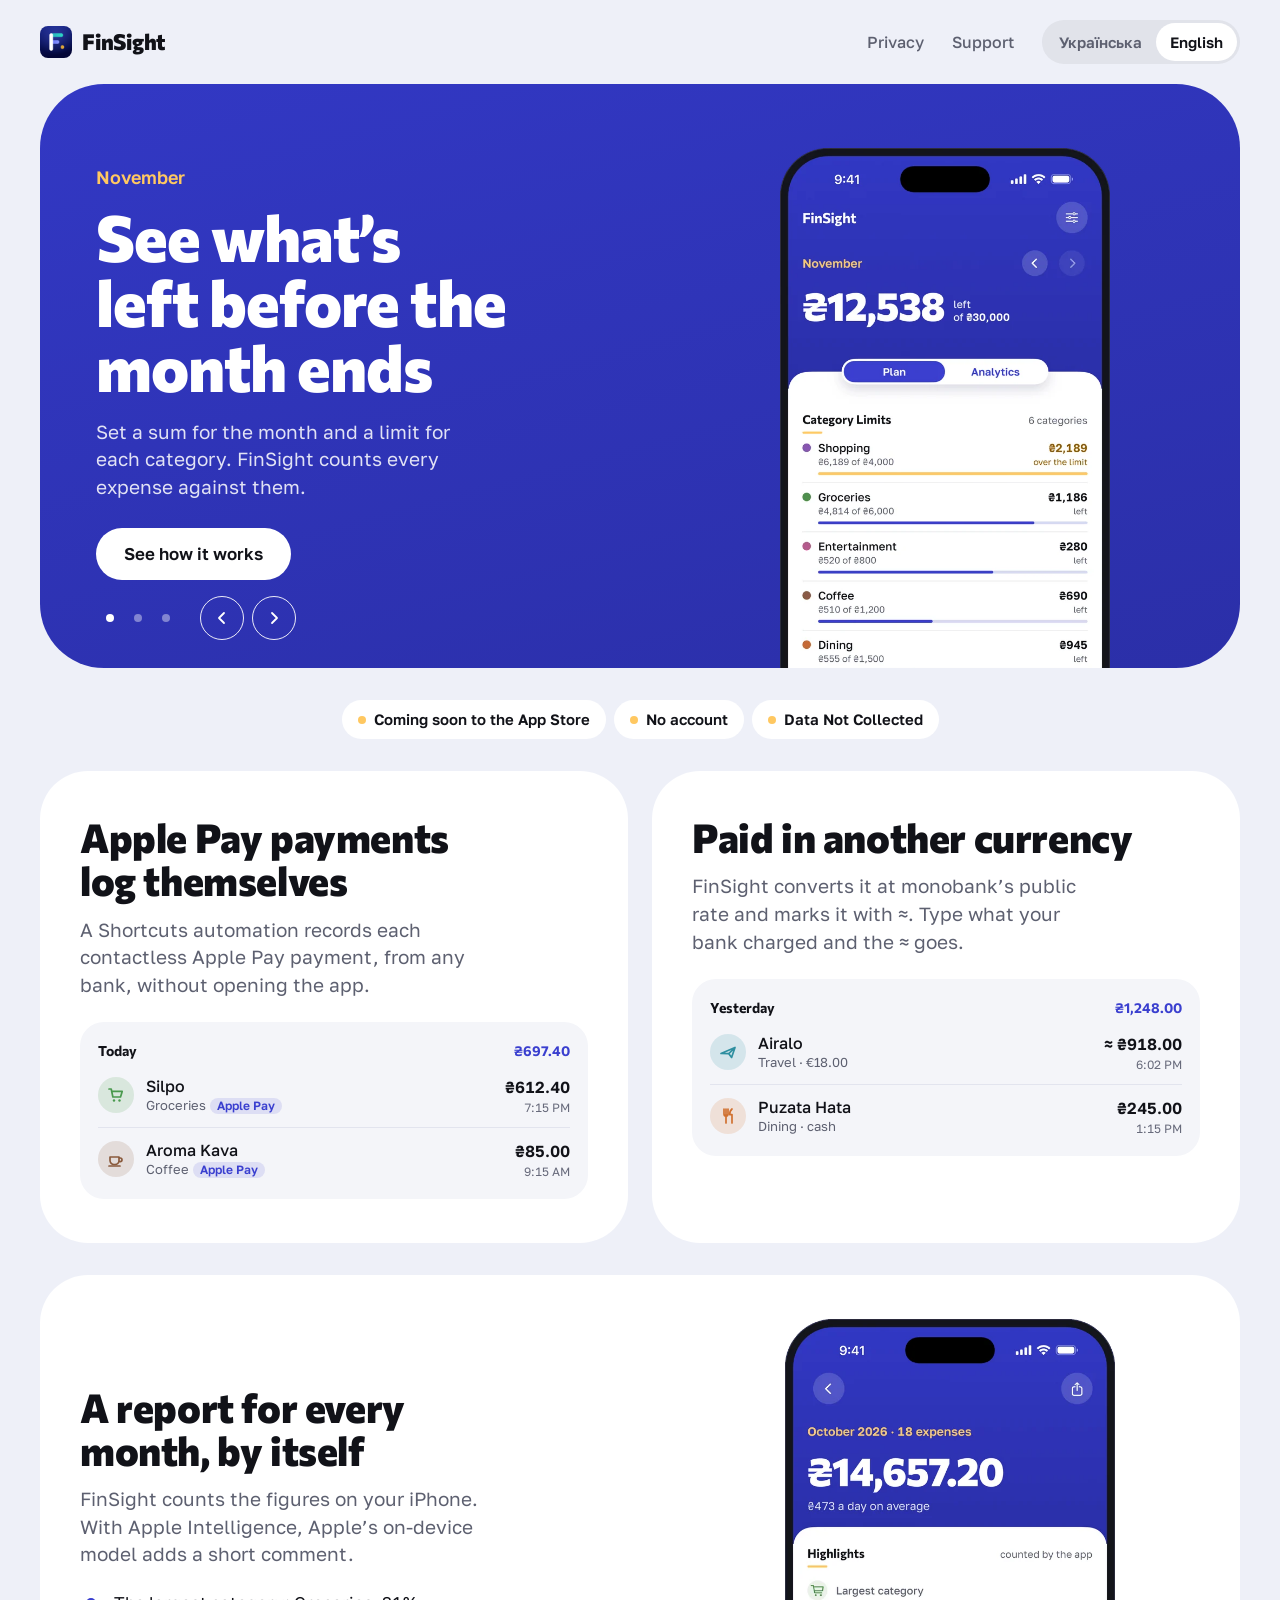
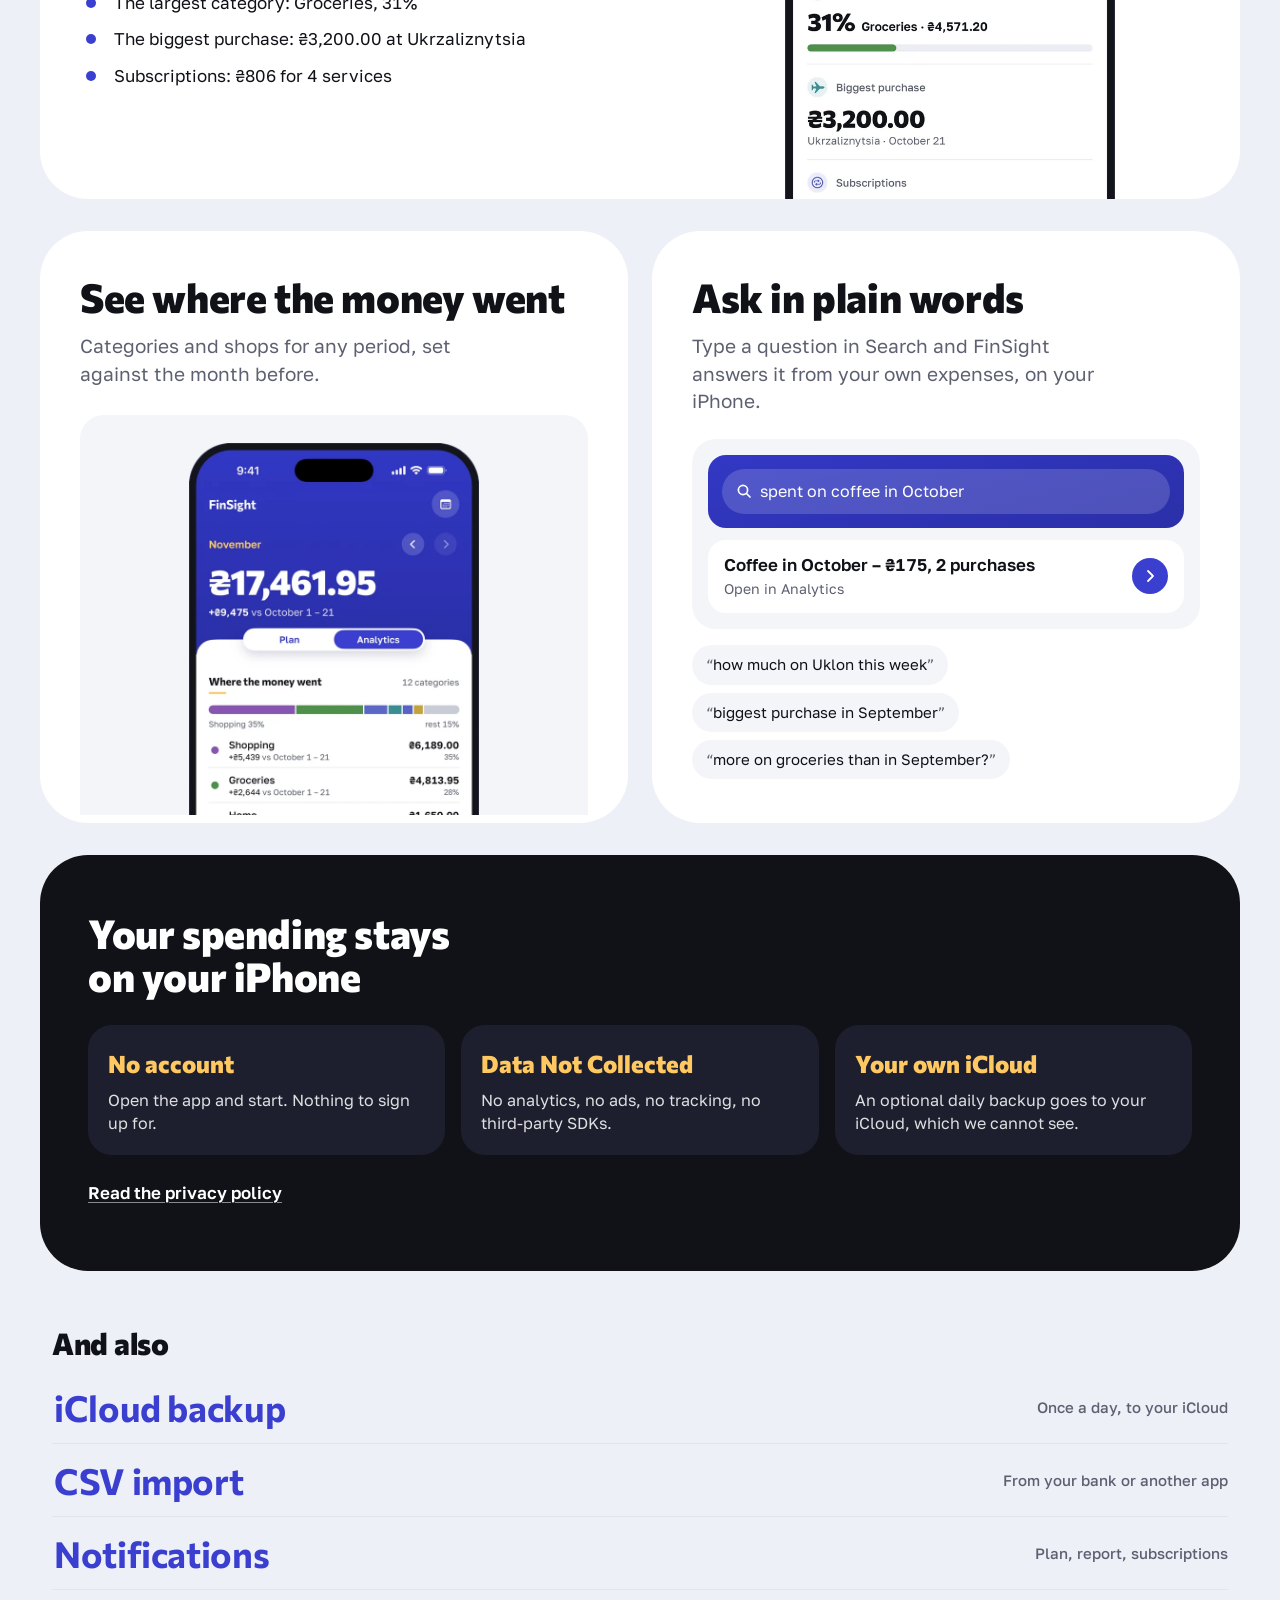
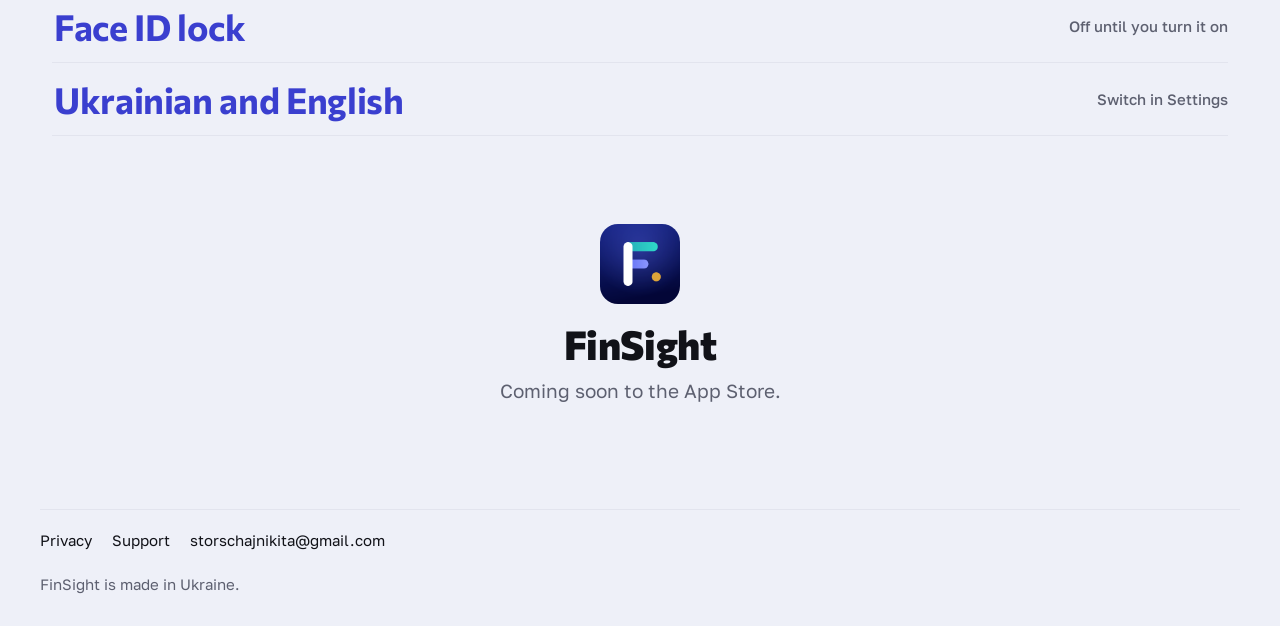
<file: index.html>
<!doctype html>
<html lang="en">
<head>
<meta charset="utf-8">
<meta name="viewport" content="width=device-width, initial-scale=1">
<script>
try {
  var stored = localStorage.getItem('finsight-lang');
  var wanted = stored;
  if (!wanted) {
    var prefs = navigator.languages && navigator.languages.length ? navigator.languages : [navigator.language || ''];
    for (var i = 0; i < prefs.length && !wanted; i++) {
      var code = String(prefs[i]).toLowerCase().split('-')[0];
      if (code === 'uk' || code === 'en') wanted = code;
    }
  }
  if (wanted === 'uk') location.replace('uk/' + location.hash);
} catch (e) {}
</script>
<title>FinSight: private expense tracker for iPhone</title>
<meta name="description" content="FinSight tracks your spending on your iPhone, with reports written on the device by Apple Intelligence. No account, no tracking.">
<meta name="color-scheme" content="light dark">
<meta name="theme-color" content="#EEF0F8" media="(prefers-color-scheme: light)">
<meta name="theme-color" content="#0E0F17" media="(prefers-color-scheme: dark)">
<link rel="canonical" href="https://ogphantom.github.io/finsight-site/">
<link rel="alternate" hreflang="uk" href="https://ogphantom.github.io/finsight-site/uk/">
<link rel="alternate" hreflang="en" href="https://ogphantom.github.io/finsight-site/">
<link rel="alternate" hreflang="x-default" href="https://ogphantom.github.io/finsight-site/">
<link rel="icon" type="image/png" href="img/icon-96.png">
<link rel="apple-touch-icon" href="img/apple-touch-icon.png">
<link rel="preload" href="assets/fonts/Commissioner-ExtraBold.woff" as="font" type="font/woff" crossorigin>
<link rel="stylesheet" href="assets/site.css?v=06ac59de">
<script src="assets/site.js?v=427bc60f" defer></script>
<meta property="og:type" content="website">
<meta property="og:site_name" content="FinSight">
<meta property="og:title" content="FinSight: private expense tracker for iPhone">
<meta property="og:description" content="FinSight tracks your spending on your iPhone, with reports written on the device by Apple Intelligence. No account, no tracking.">
<meta property="og:url" content="https://ogphantom.github.io/finsight-site/">
<meta property="og:image" content="https://ogphantom.github.io/finsight-site/img/og-en.png">
<meta property="og:image:width" content="1200">
<meta property="og:image:height" content="630">
<meta property="og:locale" content="en_US">
<meta property="og:locale:alternate" content="uk_UA">
<meta name="twitter:card" content="summary_large_image">
</head>
<body class="home">
<header class="wrap top">
  <a class="brand" href="./"><img src="img/icon-96.png" alt="" width="32" height="32">FinSight</a>
  <nav class="pages" aria-label="Pages">
    <a href="privacy.html">Privacy</a>
    <a href="support.html">Support</a>
  </nav>
  <nav class="lang" aria-label="Language">
    <a href="uk/" hreflang="uk" lang="uk" data-lang="uk">Українська</a>
    <span lang="en" aria-current="true">English</span>
  </nav>
</header>

<main class="wide">
<section class="hero" aria-roledescription="carousel" aria-label="FinSight in three screens">
  <div class="slides">
    <div class="slide is-on" role="group" aria-roledescription="slide" aria-label="1 of 3">
      <div class="copy">
        <p class="ctx num">November</p>
        <h1>See what’s left before the month ends</h1>
        <p class="sub">Set a sum for the month and a limit for each category. FinSight counts every expense against them.</p>
        <a class="pill light" href="#features">See how it works</a>
      </div>
      <div class="shot"><img src="img/screens/en-01-plan.webp" alt="FinSight Plan: ₴12,538 left of ₴30,000 in November, with limits for Shopping, Groceries and Coffee" width="610" height="1064"></div>
    </div>
    <div class="slide" role="group" aria-roledescription="slide" aria-label="2 of 3" aria-hidden="true">
      <div class="copy">
        <p class="ctx num">Today · ₴697.40</p>
        <h2>Every expense in plain sight</h2>
        <p class="sub">Apple Pay, cash and files from your bank in one list, each row with its category.</p>
        <a class="pill light" href="#features">See how it works</a>
      </div>
      <div class="shot"><img src="img/screens/en-02-expenses.webp" alt="FinSight Expenses: November, ₴17,461.95, today’s and yesterday’s expenses" width="610" height="1064" loading="lazy"></div>
    </div>
    <div class="slide" role="group" aria-roledescription="slide" aria-label="3 of 3" aria-hidden="true">
      <div class="copy">
        <p class="ctx num">October 2026</p>
        <h2>A report for every month, by itself</h2>
        <p class="sub">On the 1st FinSight counts last month on your iPhone.</p>
        <a class="pill light" href="#features">See how it works</a>
      </div>
      <div class="shot"><img src="img/screens/en-03-report.webp" alt="FinSight report for October 2026: ₴14,657.20, Groceries the largest category at 31%" width="610" height="1064" loading="lazy"></div>
    </div>
  </div>
  <div class="controls" hidden>
    <div class="dots">
        <button type="button" aria-label="Show slide 1" aria-current="true"></button>
        <button type="button" aria-label="Show slide 2" aria-current="false"></button>
        <button type="button" aria-label="Show slide 3" aria-current="false"></button>
    </div>
    <div class="arrows">
      <button type="button" data-step="-1" aria-label="Previous slide"><svg width="16" height="16" viewBox="0 0 16 16" aria-hidden="true"><path d="M10 3 5 8l5 5" fill="none" stroke="currentColor" stroke-width="1.8" stroke-linecap="round" stroke-linejoin="round"/></svg></button>
      <button type="button" data-step="1" aria-label="Next slide"><svg width="16" height="16" viewBox="0 0 16 16" aria-hidden="true"><path d="m6 3 5 5-5 5" fill="none" stroke="currentColor" stroke-width="1.8" stroke-linecap="round" stroke-linejoin="round"/></svg></button>
    </div>
  </div>
</section>

<ul class="facts">
    <li>Coming soon to the App Store</li>
    <li>No account</li>
    <li>Data Not Collected</li>
</ul>

<div class="grid2" id="features">
  <section class="card" id="apple-pay">
    <h2>Apple Pay payments log themselves</h2>
    <p>A Shortcuts automation records each contactless Apple Pay payment, from any bank, without opening the app.</p>
    <div class="demo" aria-hidden="true">
      <div class="day"><span>Today</span><span class="num">₴697.40</span></div>
      <div class="row"><span class="glyph" style="--k:var(--c-groceries)"><svg width="18" height="18" viewBox="0 0 18 18" aria-hidden="true"><path d="M2 3h2.2l1.7 8h7.6l1.7-5.6H5" fill="none" stroke="currentColor" stroke-width="1.7" stroke-linecap="round" stroke-linejoin="round"/><circle cx="7" cy="14.5" r="1.2" fill="currentColor"/><circle cx="12.5" cy="14.5" r="1.2" fill="currentColor"/></svg></span><div><b>Silpo</b><small>Groceries<span class="tag">Apple Pay</span></small></div><div class="amt num">₴612.40<small>7:15 PM</small></div></div>
      <div class="row"><span class="glyph" style="--k:var(--c-coffee)"><svg width="18" height="18" viewBox="0 0 18 18" aria-hidden="true"><path d="M3 7h9v3.5A4 4 0 0 1 8 14.5H7a4 4 0 0 1-4-4V7Zm9 1h1.2a1.8 1.8 0 0 1 0 3.6H12" fill="none" stroke="currentColor" stroke-width="1.7" stroke-linejoin="round"/><path d="M2 16h11" stroke="currentColor" stroke-width="1.7" stroke-linecap="round"/></svg></span><div><b>Aroma Kava</b><small>Coffee<span class="tag">Apple Pay</span></small></div><div class="amt num">₴85.00<small>9:15 AM</small></div></div>
    </div>
  </section>
  <section class="card" id="currencies">
    <h2>Paid in another currency</h2>
    <p>FinSight converts it at monobank’s public rate and marks it with ≈. Type what your bank charged and the ≈ goes.</p>
    <div class="demo" aria-hidden="true">
      <div class="day"><span>Yesterday</span><span class="num">₴1,248.00</span></div>
      <div class="row"><span class="glyph" style="--k:var(--c-travel)"><svg width="18" height="18" viewBox="0 0 18 18" aria-hidden="true"><path d="M2 10.5 16 4.5l-3.4 10-2.8-3.8L2 10.5Zm7.8.2L16 4.5" fill="none" stroke="currentColor" stroke-width="1.7" stroke-linejoin="round"/></svg></span><div><b>Airalo</b><small>Travel · €18.00</small></div><div class="amt num">≈ ₴918.00<small>6:02 PM</small></div></div>
      <div class="row"><span class="glyph" style="--k:var(--c-dining)"><svg width="18" height="18" viewBox="0 0 18 18" aria-hidden="true"><path d="M5 2v5a2 2 0 0 0 4 0V2M7 2v14M13 2c-1.6 1.2-2.3 3.4-2.3 5.6H13V16" fill="none" stroke="currentColor" stroke-width="1.7" stroke-linecap="round" stroke-linejoin="round"/></svg></span><div><b>Puzata Hata</b><small>Dining · cash</small></div><div class="amt num">₴245.00<small>1:15 PM</small></div></div>
    </div>
  </section>
</div>

<section class="card split" id="reports">
  <div class="copy">
    <h2>A report for every month, by itself</h2>
    <p>FinSight counts the figures on your iPhone. With Apple Intelligence, Apple’s on-device model adds a short comment.</p>
    <ul class="checks">
          <li class="num">The largest category: Groceries, 31%</li>
          <li class="num">The biggest purchase: ₴3,200.00 at Ukrzaliznytsia</li>
          <li class="num">Subscriptions: ₴806 for 4 services</li>
    </ul>
  </div>
  <div class="shot"><img src="img/screens/en-03-report.webp" alt="FinSight report for October 2026: ₴14,657.20, Groceries the largest category at 31%" width="610" height="1064" loading="lazy"></div>
</section>

<div class="grid2">
  <section class="card phonecard" id="analytics">
    <h2>See where the money went</h2>
    <p>Categories and shops for any period, set against the month before.</p>
    <div class="shot"><img src="img/screens/en-04-analytics.webp" alt="FinSight Analytics: where the money went in November, Shopping first" width="610" height="1064" loading="lazy"></div>
  </section>
  <section class="card asks" id="search">
    <h2>Ask in plain words</h2>
    <p>Type a question in Search and FinSight answers it from your own expenses, on your iPhone.</p>
    <div class="demo ask" role="img" aria-label="FinSight Search answering ‘spent on coffee in October’: ₴175, 2 purchases">
      <div class="field-q"><span class="q"><svg width="16" height="16" viewBox="0 0 16 16" aria-hidden="true"><circle cx="7" cy="7" r="4.6" fill="none" stroke="currentColor" stroke-width="1.7"/><path d="m10.5 10.5 3.5 3.5" stroke="currentColor" stroke-width="1.7" stroke-linecap="round"/></svg>spent on coffee in October</span></div>
      <div class="answer"><div><b class="num">Coffee in October – ₴175, 2 purchases</b><small>Open in Analytics</small></div><span class="go"><svg width="16" height="16" viewBox="0 0 16 16" aria-hidden="true"><path d="m6 3 5 5-5 5" fill="none" stroke="currentColor" stroke-width="1.8" stroke-linecap="round" stroke-linejoin="round"/></svg></span></div>
    </div>
    <ul class="tries">
      <li>how much on Uklon this week</li>
      <li>biggest purchase in September</li>
      <li>more on groceries than in September?</li>
    </ul>
  </section>
</div>

<section class="band" id="privacy">
  <h2>Your spending stays on your iPhone</h2>
  <ul>
      <li><b>No account</b><span>Open the app and start. Nothing to sign up for.</span></li>
      <li><b>Data Not Collected</b><span>No analytics, no ads, no tracking, no third-party SDKs.</span></li>
      <li><b>Your own iCloud</b><span>An optional daily backup goes to your iCloud, which we cannot see.</span></li>
  </ul>
  <a class="more" href="privacy.html">Read the privacy policy</a>
</section>

<section class="links">
  <h2>And also</h2>
  <ul>
      <li><a href="support.html#backup">iCloud backup <span>Once a day, to your iCloud</span></a></li>
      <li><a href="support.html#csv">CSV import <span>From your bank or another app</span></a></li>
      <li><a href="support.html#notifications">Notifications <span>Plan, report, subscriptions</span></a></li>
      <li><a href="support.html#face-id">Face ID lock <span>Off until you turn it on</span></a></li>
      <li><a href="support.html#language">Ukrainian and English <span>Switch in Settings</span></a></li>
  </ul>
</section>

<section class="closing">
  <img src="img/icon.png" alt="" width="80" height="80" loading="lazy">
  <h2>FinSight</h2>
  <p>Coming soon to the App Store.</p>
</section>
</main>

<footer class="wrap foot">
  <nav aria-label="Site">
    <a href="privacy.html">Privacy</a>
    <a href="support.html">Support</a>
    <a href="mailto:storschajnikita@gmail.com">storschajnikita@gmail.com</a>
  </nav>
  <p>FinSight is made in Ukraine.</p>
</footer>
</body>
</html>
</file>
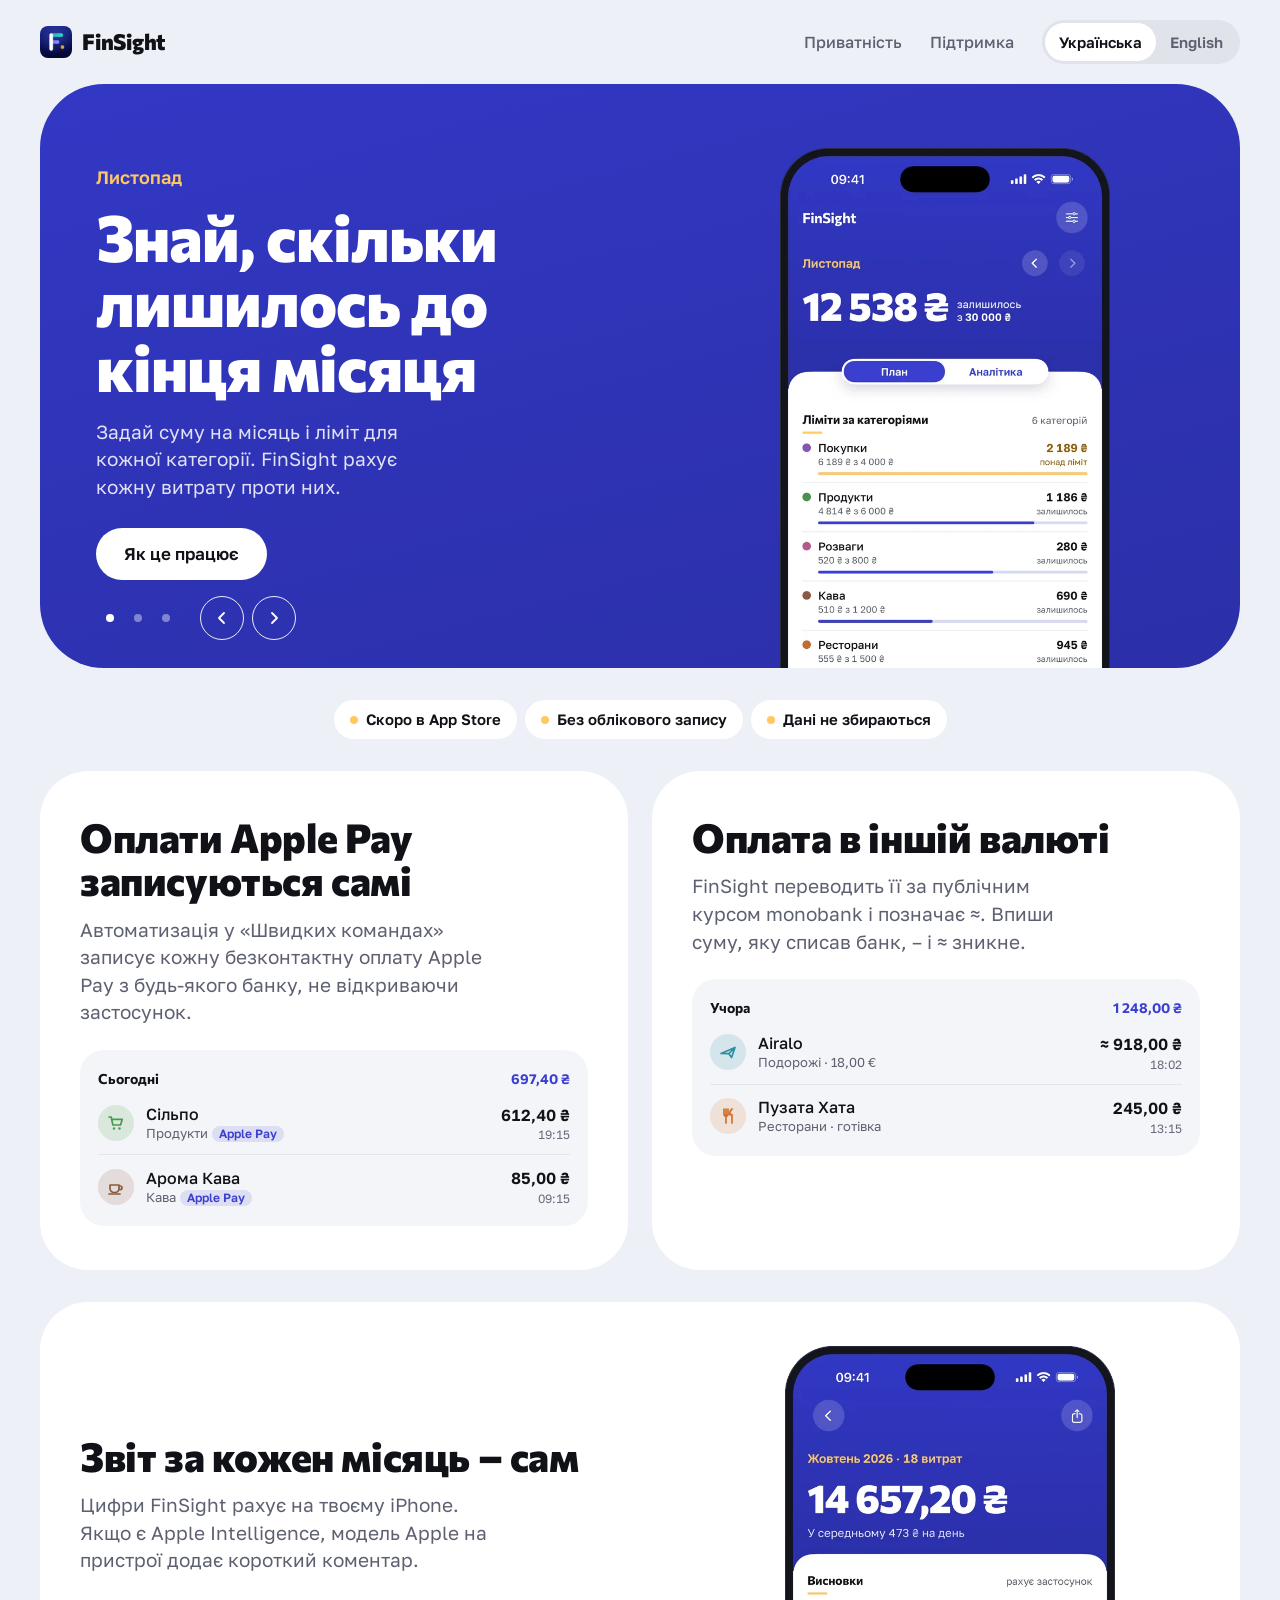
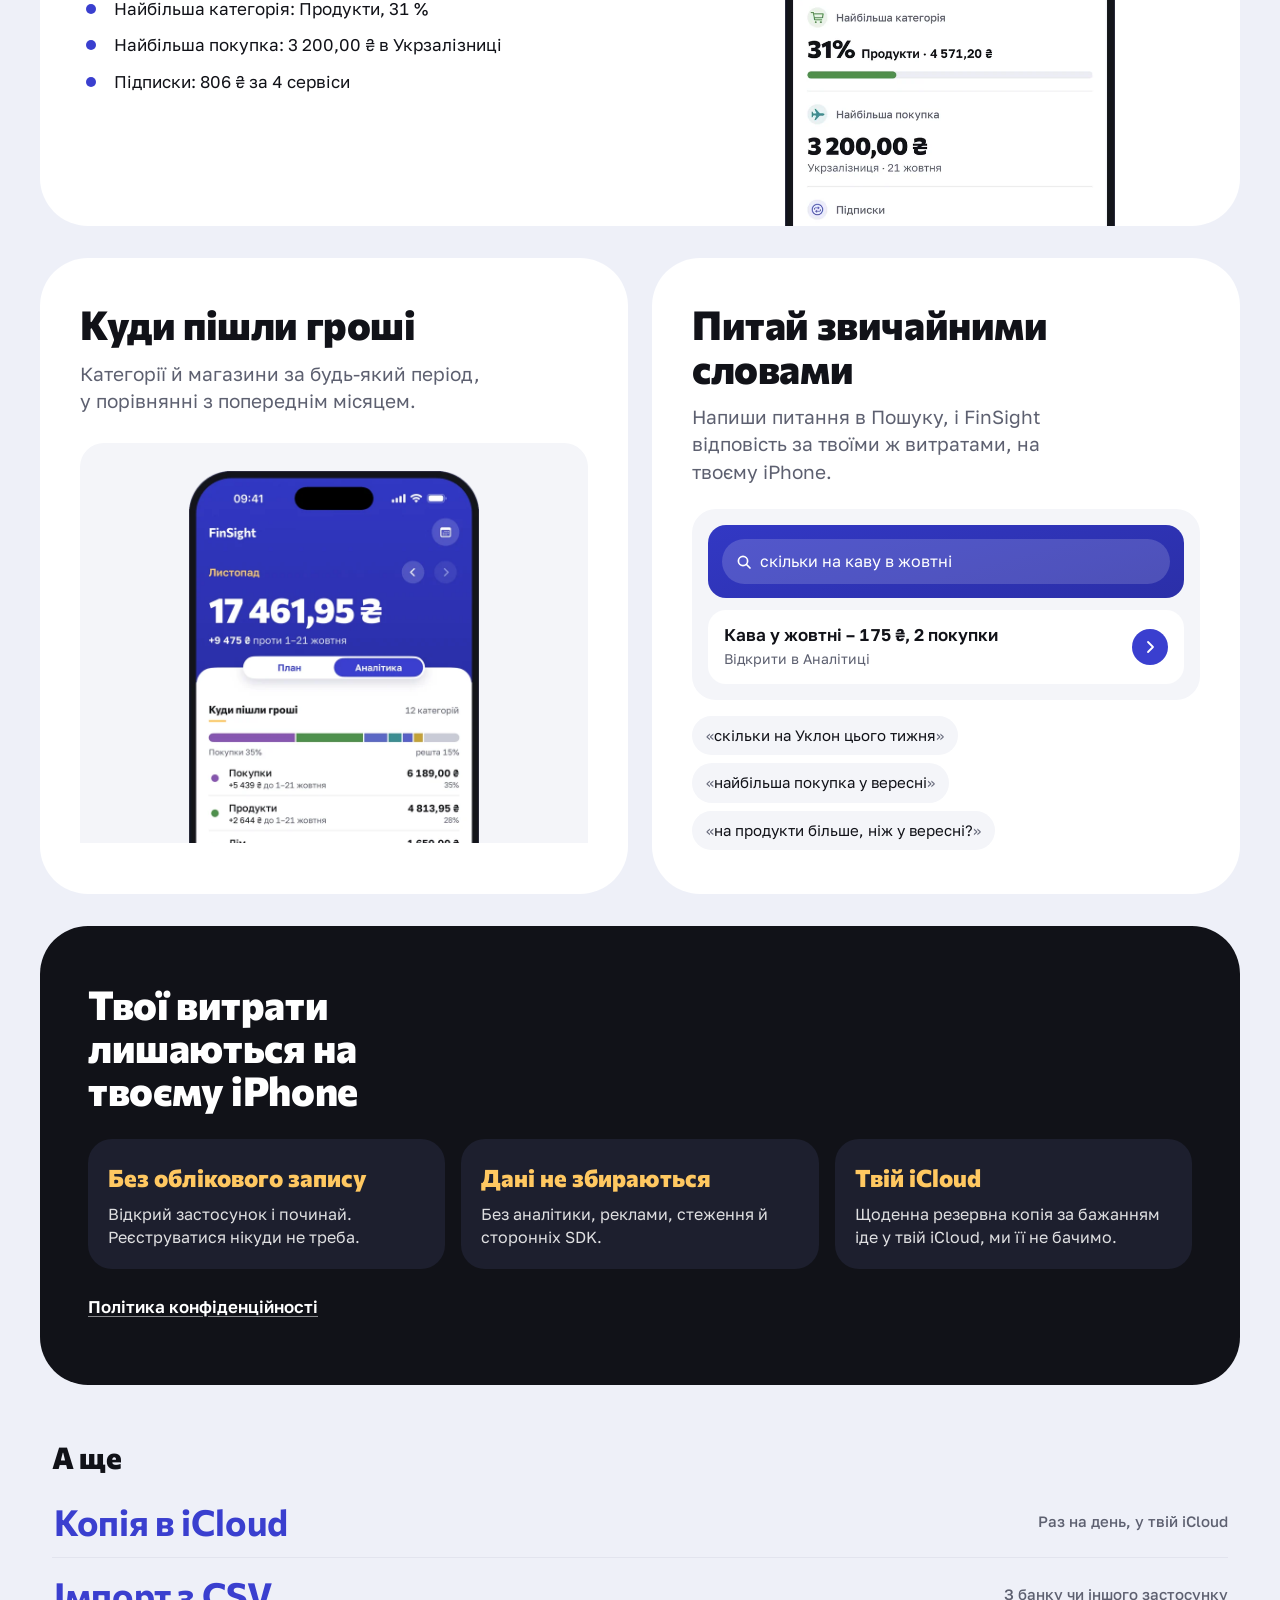
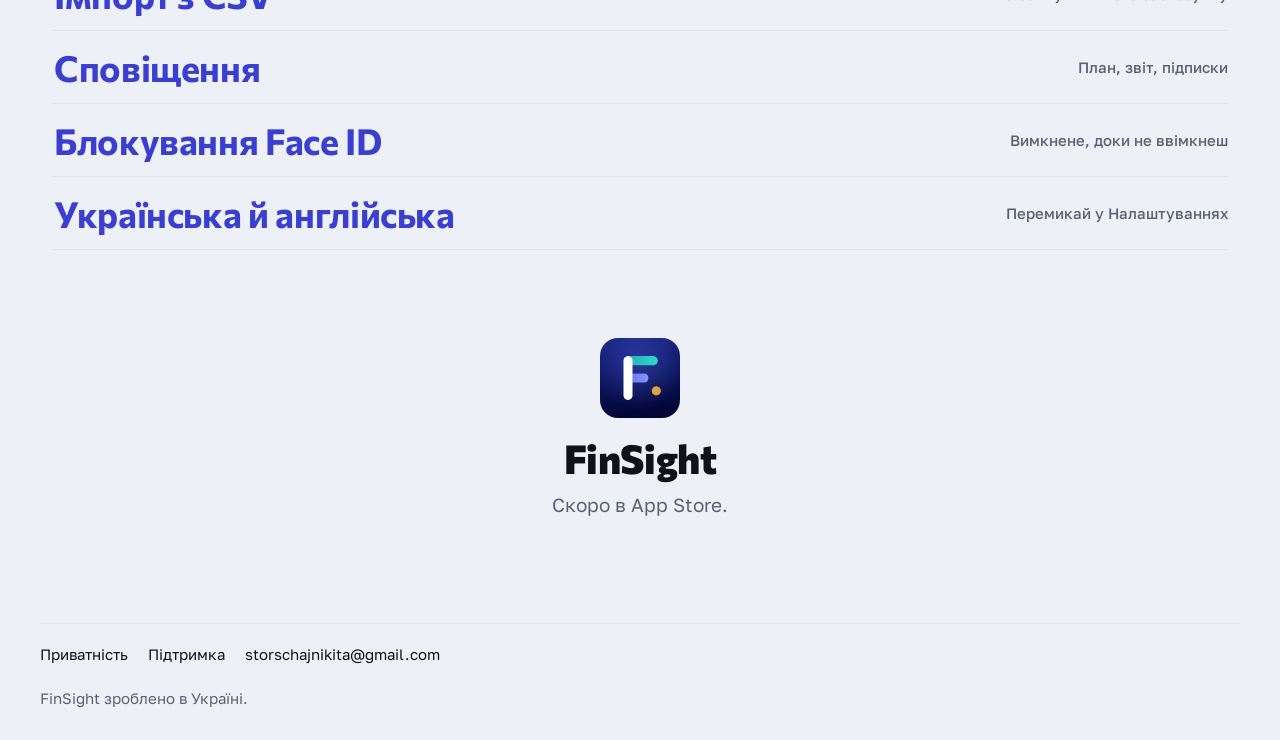
<file: uk/index.html>
<!doctype html>
<html lang="uk">
<head>
<meta charset="utf-8">
<meta name="viewport" content="width=device-width, initial-scale=1">
<title>FinSight: приватний облік витрат на iPhone</title>
<meta name="description" content="FinSight веде облік витрат на твоєму iPhone, а звіти пише Apple Intelligence просто на пристрої. Без облікового запису й стеження.">
<meta name="color-scheme" content="light dark">
<meta name="theme-color" content="#EEF0F8" media="(prefers-color-scheme: light)">
<meta name="theme-color" content="#0E0F17" media="(prefers-color-scheme: dark)">
<link rel="canonical" href="https://ogphantom.github.io/finsight-site/uk/">
<link rel="alternate" hreflang="uk" href="https://ogphantom.github.io/finsight-site/uk/">
<link rel="alternate" hreflang="en" href="https://ogphantom.github.io/finsight-site/">
<link rel="alternate" hreflang="x-default" href="https://ogphantom.github.io/finsight-site/">
<link rel="icon" type="image/png" href="../img/icon-96.png">
<link rel="apple-touch-icon" href="../img/apple-touch-icon.png">
<link rel="preload" href="../assets/fonts/Commissioner-ExtraBold.woff" as="font" type="font/woff" crossorigin>
<link rel="stylesheet" href="../assets/site.css?v=06ac59de">
<script src="../assets/site.js?v=427bc60f" defer></script>
<meta property="og:type" content="website">
<meta property="og:site_name" content="FinSight">
<meta property="og:title" content="FinSight: приватний облік витрат на iPhone">
<meta property="og:description" content="FinSight веде облік витрат на твоєму iPhone, а звіти пише Apple Intelligence просто на пристрої. Без облікового запису й стеження.">
<meta property="og:url" content="https://ogphantom.github.io/finsight-site/uk/">
<meta property="og:image" content="https://ogphantom.github.io/finsight-site/img/og-uk.png">
<meta property="og:image:width" content="1200">
<meta property="og:image:height" content="630">
<meta property="og:locale" content="uk_UA">
<meta property="og:locale:alternate" content="en_US">
<meta name="twitter:card" content="summary_large_image">
</head>
<body class="home">
<header class="wrap top">
  <a class="brand" href="./"><img src="../img/icon-96.png" alt="" width="32" height="32">FinSight</a>
  <nav class="pages" aria-label="Сторінки">
    <a href="privacy.html">Приватність</a>
    <a href="support.html">Підтримка</a>
  </nav>
  <nav class="lang" aria-label="Мова">
    <span lang="uk" aria-current="true">Українська</span>
    <a href="../" hreflang="en" lang="en" data-lang="en">English</a>
  </nav>
</header>

<main class="wide">
<section class="hero" aria-roledescription="carousel" aria-label="FinSight у трьох екранах">
  <div class="slides">
    <div class="slide is-on" role="group" aria-roledescription="слайд" aria-label="1 з 3">
      <div class="copy">
        <p class="ctx num">Листопад</p>
        <h1>Знай, скільки лишилось до кінця місяця</h1>
        <p class="sub">Задай суму на місяць і ліміт для кожної категорії. FinSight рахує кожну витрату проти них.</p>
        <a class="pill light" href="#features">Як це працює</a>
      </div>
      <div class="shot"><img src="../img/screens/uk-01-plan.webp" alt="План у FinSight: залишилось 12 538 ₴ з 30 000 ₴ у листопаді, ліміти для Покупок, Продуктів і Кави" width="610" height="1064"></div>
    </div>
    <div class="slide" role="group" aria-roledescription="слайд" aria-label="2 з 3" aria-hidden="true">
      <div class="copy">
        <p class="ctx num">Сьогодні · 697,40 ₴</p>
        <h2>Кожна витрата на видноті</h2>
        <p class="sub">Apple Pay, готівка й файли з банку в одному списку, у кожного рядка своя категорія.</p>
        <a class="pill light" href="#features">Як це працює</a>
      </div>
      <div class="shot"><img src="../img/screens/uk-02-expenses.webp" alt="Витрати у FinSight: листопад, 17 461,95 ₴, сьогоднішні та вчорашні витрати" width="610" height="1064" loading="lazy"></div>
    </div>
    <div class="slide" role="group" aria-roledescription="слайд" aria-label="3 з 3" aria-hidden="true">
      <div class="copy">
        <p class="ctx num">Жовтень 2026</p>
        <h2>Звіт за кожен місяць – сам</h2>
        <p class="sub">Першого числа FinSight підсумовує минулий місяць на твоєму iPhone.</p>
        <a class="pill light" href="#features">Як це працює</a>
      </div>
      <div class="shot"><img src="../img/screens/uk-03-report.webp" alt="Звіт FinSight за жовтень 2026: 14 657,20 ₴, найбільша категорія – Продукти, 31 %" width="610" height="1064" loading="lazy"></div>
    </div>
  </div>
  <div class="controls" hidden>
    <div class="dots">
        <button type="button" aria-label="Показати слайд 1" aria-current="true"></button>
        <button type="button" aria-label="Показати слайд 2" aria-current="false"></button>
        <button type="button" aria-label="Показати слайд 3" aria-current="false"></button>
    </div>
    <div class="arrows">
      <button type="button" data-step="-1" aria-label="Попередній слайд"><svg width="16" height="16" viewBox="0 0 16 16" aria-hidden="true"><path d="M10 3 5 8l5 5" fill="none" stroke="currentColor" stroke-width="1.8" stroke-linecap="round" stroke-linejoin="round"/></svg></button>
      <button type="button" data-step="1" aria-label="Наступний слайд"><svg width="16" height="16" viewBox="0 0 16 16" aria-hidden="true"><path d="m6 3 5 5-5 5" fill="none" stroke="currentColor" stroke-width="1.8" stroke-linecap="round" stroke-linejoin="round"/></svg></button>
    </div>
  </div>
</section>

<ul class="facts">
    <li>Скоро в App Store</li>
    <li>Без облікового запису</li>
    <li>Дані не збираються</li>
</ul>

<div class="grid2" id="features">
  <section class="card" id="apple-pay">
    <h2>Оплати Apple Pay записуються самі</h2>
    <p>Автоматизація у «Швидких командах» записує кожну безконтактну оплату Apple Pay з будь-якого банку, не відкриваючи застосунок.</p>
    <div class="demo" aria-hidden="true">
      <div class="day"><span>Сьогодні</span><span class="num">697,40 ₴</span></div>
      <div class="row"><span class="glyph" style="--k:var(--c-groceries)"><svg width="18" height="18" viewBox="0 0 18 18" aria-hidden="true"><path d="M2 3h2.2l1.7 8h7.6l1.7-5.6H5" fill="none" stroke="currentColor" stroke-width="1.7" stroke-linecap="round" stroke-linejoin="round"/><circle cx="7" cy="14.5" r="1.2" fill="currentColor"/><circle cx="12.5" cy="14.5" r="1.2" fill="currentColor"/></svg></span><div><b>Сільпо</b><small>Продукти<span class="tag">Apple Pay</span></small></div><div class="amt num">612,40 ₴<small>19:15</small></div></div>
      <div class="row"><span class="glyph" style="--k:var(--c-coffee)"><svg width="18" height="18" viewBox="0 0 18 18" aria-hidden="true"><path d="M3 7h9v3.5A4 4 0 0 1 8 14.5H7a4 4 0 0 1-4-4V7Zm9 1h1.2a1.8 1.8 0 0 1 0 3.6H12" fill="none" stroke="currentColor" stroke-width="1.7" stroke-linejoin="round"/><path d="M2 16h11" stroke="currentColor" stroke-width="1.7" stroke-linecap="round"/></svg></span><div><b>Арома Кава</b><small>Кава<span class="tag">Apple Pay</span></small></div><div class="amt num">85,00 ₴<small>09:15</small></div></div>
    </div>
  </section>
  <section class="card" id="currencies">
    <h2>Оплата в іншій валюті</h2>
    <p>FinSight переводить її за публічним курсом monobank і позначає ≈. Впиши суму, яку списав банк, – і ≈ зникне.</p>
    <div class="demo" aria-hidden="true">
      <div class="day"><span>Учора</span><span class="num">1 248,00 ₴</span></div>
      <div class="row"><span class="glyph" style="--k:var(--c-travel)"><svg width="18" height="18" viewBox="0 0 18 18" aria-hidden="true"><path d="M2 10.5 16 4.5l-3.4 10-2.8-3.8L2 10.5Zm7.8.2L16 4.5" fill="none" stroke="currentColor" stroke-width="1.7" stroke-linejoin="round"/></svg></span><div><b>Airalo</b><small>Подорожі · 18,00 €</small></div><div class="amt num">≈ 918,00 ₴<small>18:02</small></div></div>
      <div class="row"><span class="glyph" style="--k:var(--c-dining)"><svg width="18" height="18" viewBox="0 0 18 18" aria-hidden="true"><path d="M5 2v5a2 2 0 0 0 4 0V2M7 2v14M13 2c-1.6 1.2-2.3 3.4-2.3 5.6H13V16" fill="none" stroke="currentColor" stroke-width="1.7" stroke-linecap="round" stroke-linejoin="round"/></svg></span><div><b>Пузата Хата</b><small>Ресторани · готівка</small></div><div class="amt num">245,00 ₴<small>13:15</small></div></div>
    </div>
  </section>
</div>

<section class="card split" id="reports">
  <div class="copy">
    <h2>Звіт за кожен місяць – сам</h2>
    <p>Цифри FinSight рахує на твоєму iPhone. Якщо є Apple Intelligence, модель Apple на пристрої додає короткий коментар.</p>
    <ul class="checks">
          <li class="num">Найбільша категорія: Продукти, 31 %</li>
          <li class="num">Найбільша покупка: 3 200,00 ₴ в Укрзалізниці</li>
          <li class="num">Підписки: 806 ₴ за 4 сервіси</li>
    </ul>
  </div>
  <div class="shot"><img src="../img/screens/uk-03-report.webp" alt="Звіт FinSight за жовтень 2026: 14 657,20 ₴, найбільша категорія – Продукти, 31 %" width="610" height="1064" loading="lazy"></div>
</section>

<div class="grid2">
  <section class="card phonecard" id="analytics">
    <h2>Куди пішли гроші</h2>
    <p>Категорії й магазини за будь-який період, у порівнянні з попереднім місяцем.</p>
    <div class="shot"><img src="../img/screens/uk-04-analytics.webp" alt="Аналітика FinSight: куди пішли гроші в листопаді, першими Покупки" width="610" height="1064" loading="lazy"></div>
  </section>
  <section class="card asks" id="search">
    <h2>Питай звичайними словами</h2>
    <p>Напиши питання в Пошуку, і FinSight відповість за твоїми ж витратами, на твоєму iPhone.</p>
    <div class="demo ask" role="img" aria-label="Пошук FinSight відповідає на «скільки на каву в жовтні»: 175 ₴, 2 покупки">
      <div class="field-q"><span class="q"><svg width="16" height="16" viewBox="0 0 16 16" aria-hidden="true"><circle cx="7" cy="7" r="4.6" fill="none" stroke="currentColor" stroke-width="1.7"/><path d="m10.5 10.5 3.5 3.5" stroke="currentColor" stroke-width="1.7" stroke-linecap="round"/></svg>скільки на каву в жовтні</span></div>
      <div class="answer"><div><b class="num">Кава у жовтні – 175 ₴, 2 покупки</b><small>Відкрити в Аналітиці</small></div><span class="go"><svg width="16" height="16" viewBox="0 0 16 16" aria-hidden="true"><path d="m6 3 5 5-5 5" fill="none" stroke="currentColor" stroke-width="1.8" stroke-linecap="round" stroke-linejoin="round"/></svg></span></div>
    </div>
    <ul class="tries">
      <li>скільки на Уклон цього тижня</li>
      <li>найбільша покупка у вересні</li>
      <li>на продукти більше, ніж у вересні?</li>
    </ul>
  </section>
</div>

<section class="band" id="privacy">
  <h2>Твої витрати лишаються на твоєму iPhone</h2>
  <ul>
      <li><b>Без облікового запису</b><span>Відкрий застосунок і починай. Реєструватися нікуди не треба.</span></li>
      <li><b>Дані не збираються</b><span>Без аналітики, реклами, стеження й сторонніх SDK.</span></li>
      <li><b>Твій iCloud</b><span>Щоденна резервна копія за бажанням іде у твій iCloud, ми її не бачимо.</span></li>
  </ul>
  <a class="more" href="privacy.html">Політика конфіденційності</a>
</section>

<section class="links">
  <h2>А ще</h2>
  <ul>
      <li><a href="support.html#backup">Копія в iCloud <span>Раз на день, у твій iCloud</span></a></li>
      <li><a href="support.html#csv">Імпорт з CSV <span>З банку чи іншого застосунку</span></a></li>
      <li><a href="support.html#notifications">Сповіщення <span>План, звіт, підписки</span></a></li>
      <li><a href="support.html#face-id">Блокування Face ID <span>Вимкнене, доки не ввімкнеш</span></a></li>
      <li><a href="support.html#language">Українська й англійська <span>Перемикай у Налаштуваннях</span></a></li>
  </ul>
</section>

<section class="closing">
  <img src="../img/icon.png" alt="" width="80" height="80" loading="lazy">
  <h2>FinSight</h2>
  <p>Скоро в App Store.</p>
</section>
</main>

<footer class="wrap foot">
  <nav aria-label="Сайт">
    <a href="privacy.html">Приватність</a>
    <a href="support.html">Підтримка</a>
    <a href="mailto:storschajnikita@gmail.com">storschajnikita@gmail.com</a>
  </nav>
  <p>FinSight зроблено в Україні.</p>
</footer>
</body>
</html>
</file>
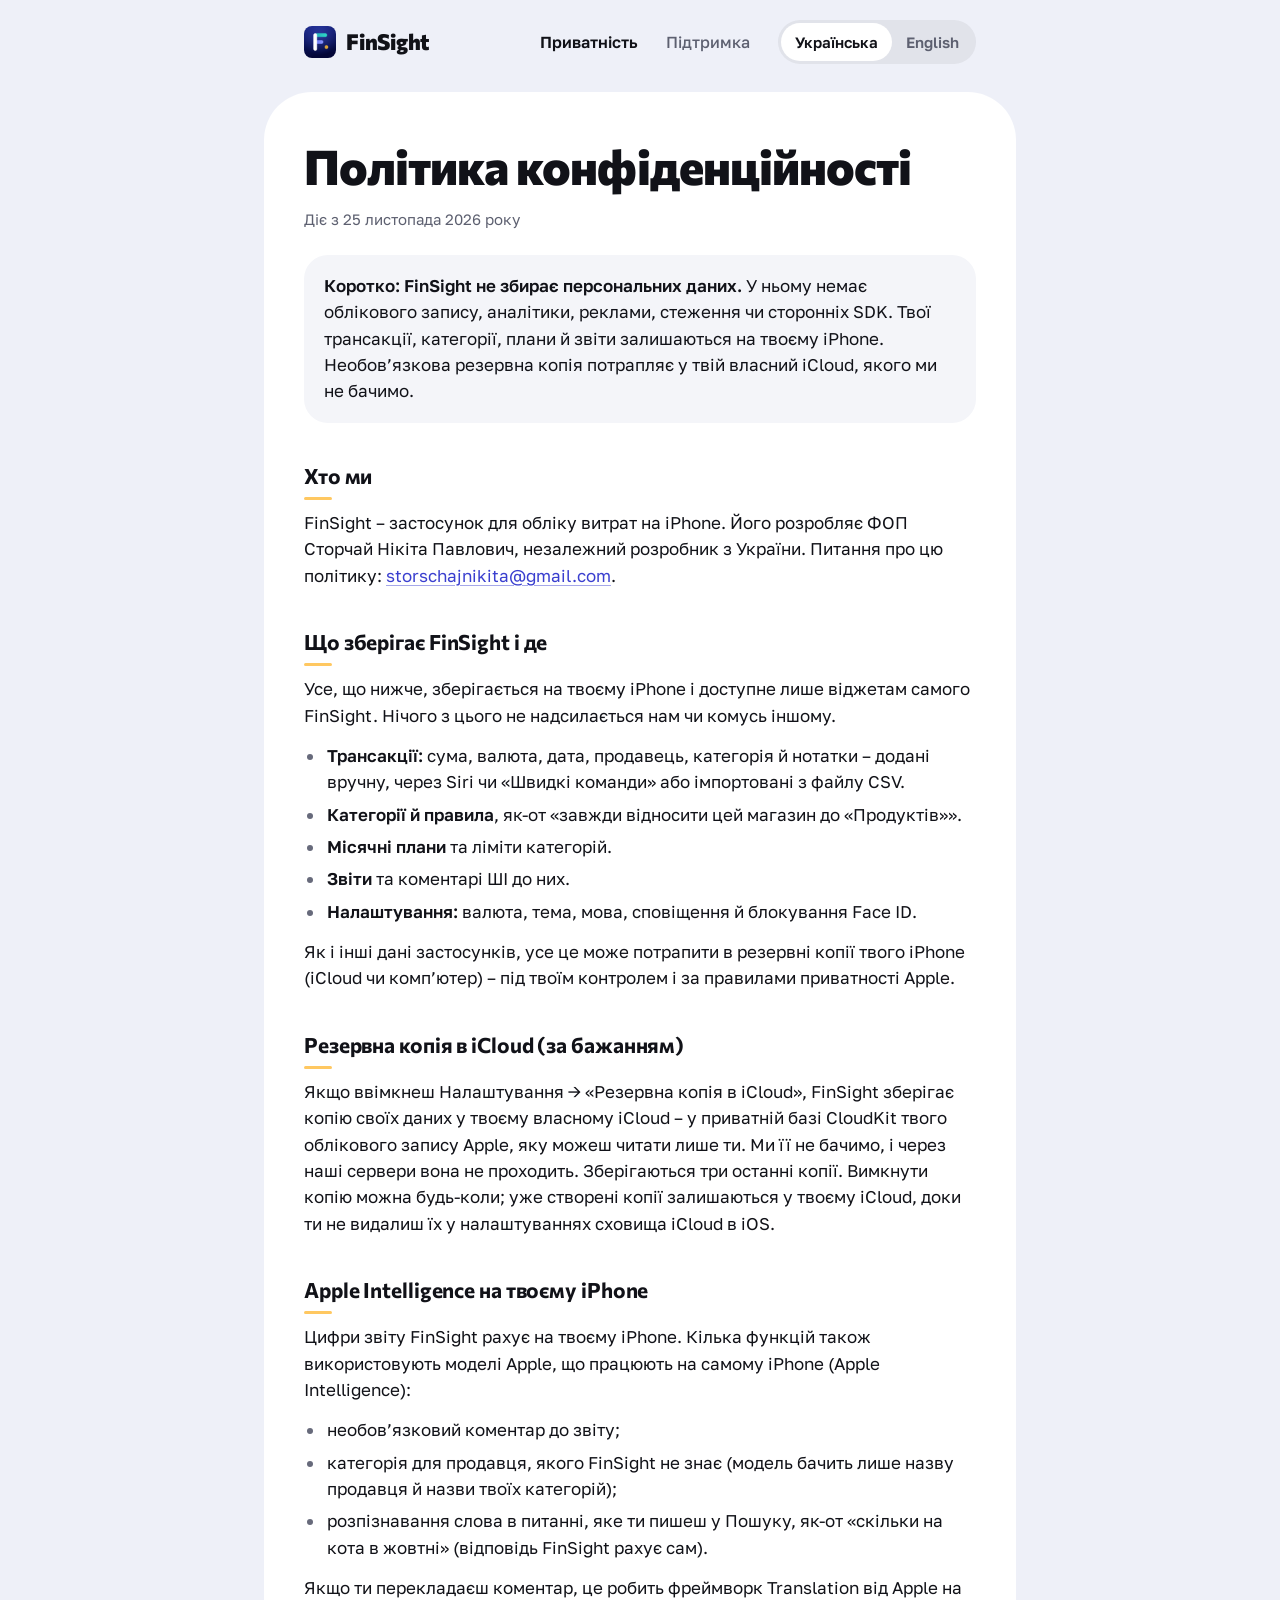
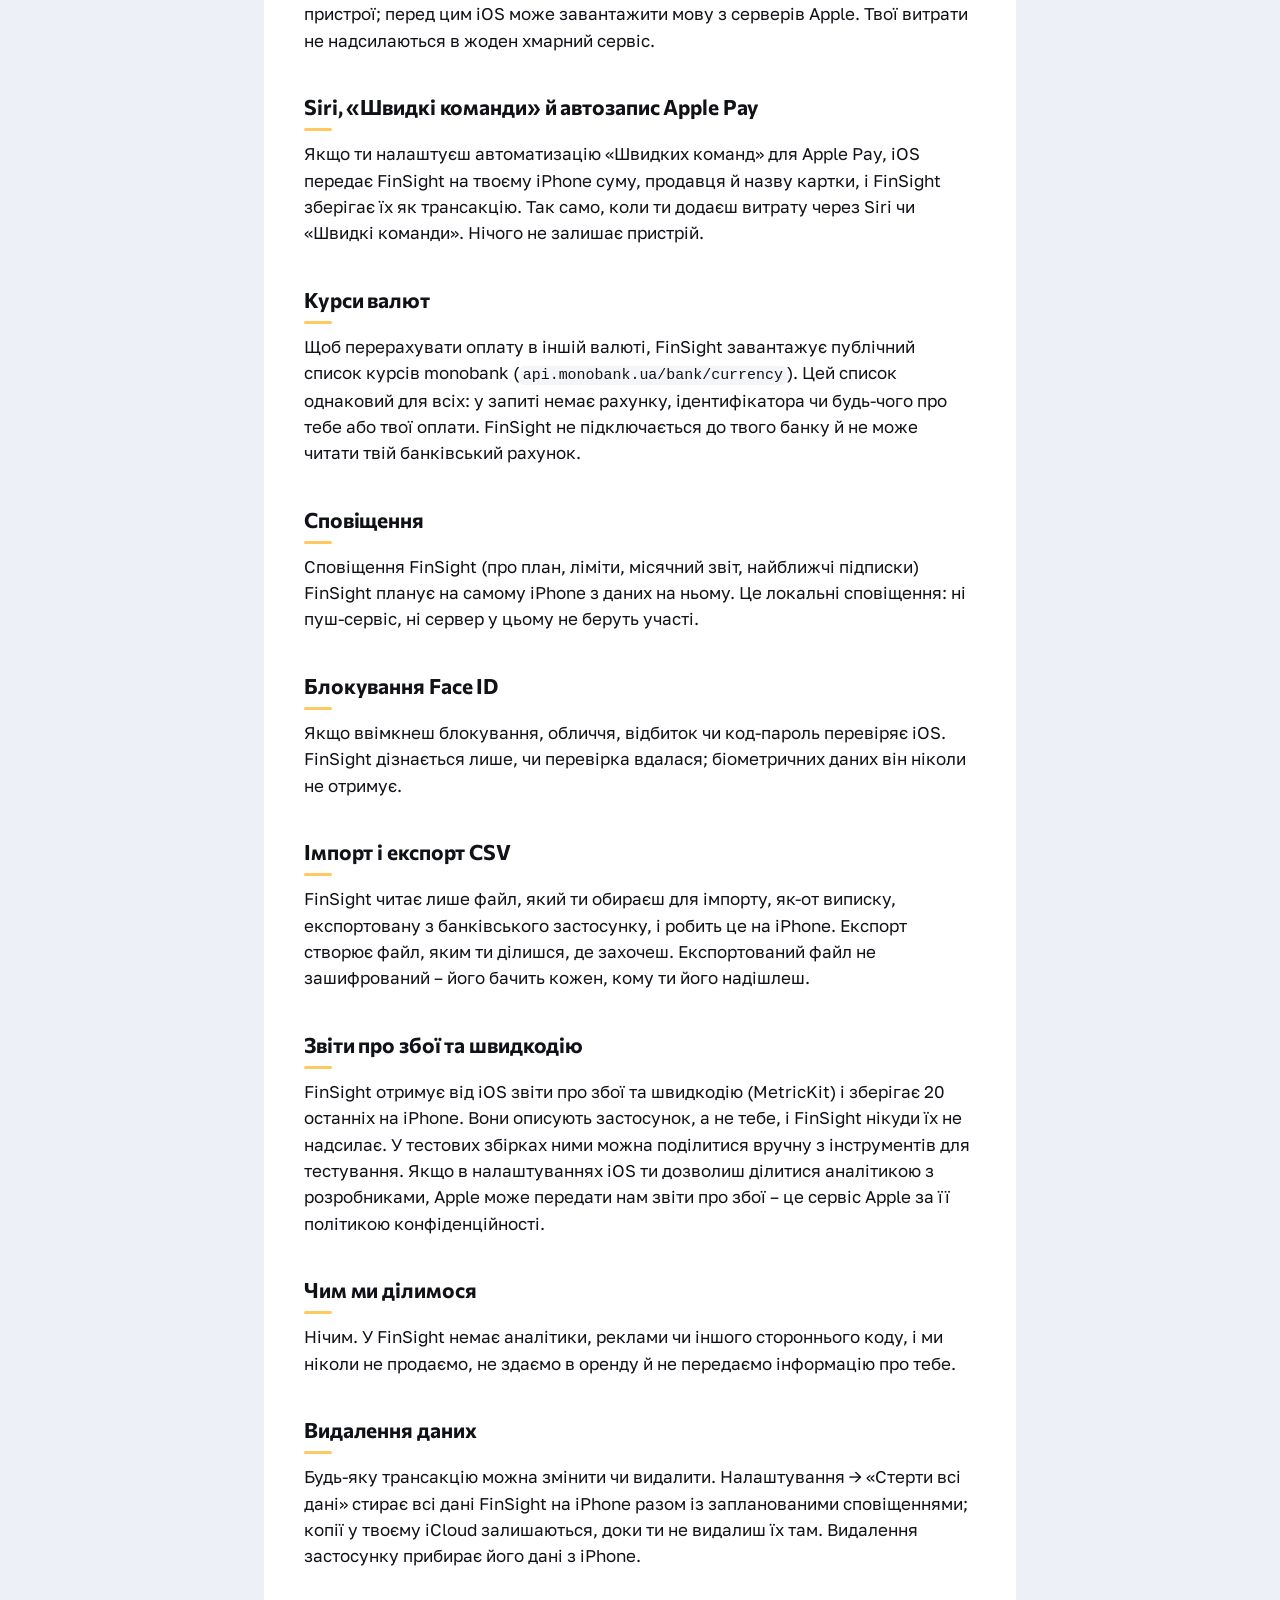
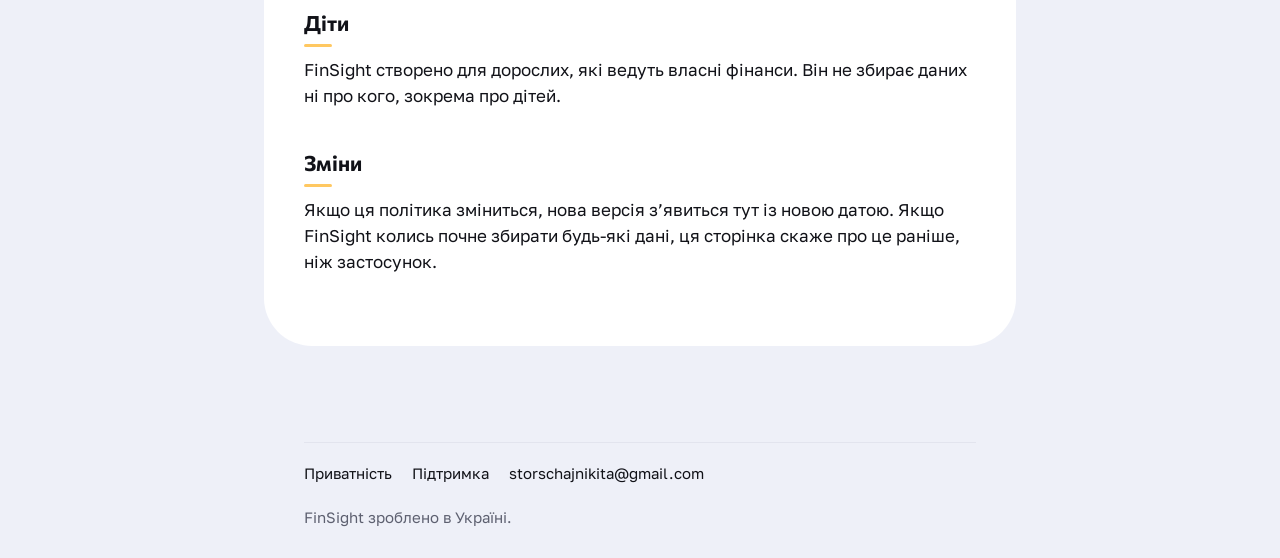
<file: privacy-uk.html>
<!doctype html>
<html lang="uk">
<head>
<meta charset="utf-8">
<meta name="viewport" content="width=device-width, initial-scale=1">
<title>Політика конфіденційності · FinSight</title>
<link rel="canonical" href="https://ogphantom.github.io/finsight-site/uk/privacy.html">
<meta http-equiv="refresh" content="0; url=uk/privacy.html">
<script>location.replace('uk/privacy.html' + location.hash);</script>
<meta name="color-scheme" content="light dark">
<link rel="icon" type="image/png" href="img/icon-96.png">
<link rel="stylesheet" href="assets/site.css?v=06ac59de">
</head>
<body>
<main class="wrap moved">
<h1>Політика конфіденційності</h1>
<p>Сторінка переїхала:
<a href="uk/privacy.html">ogphantom.github.io/finsight-site/uk/privacy.html</a>.</p>
</main>
</body>
</html>
</file>
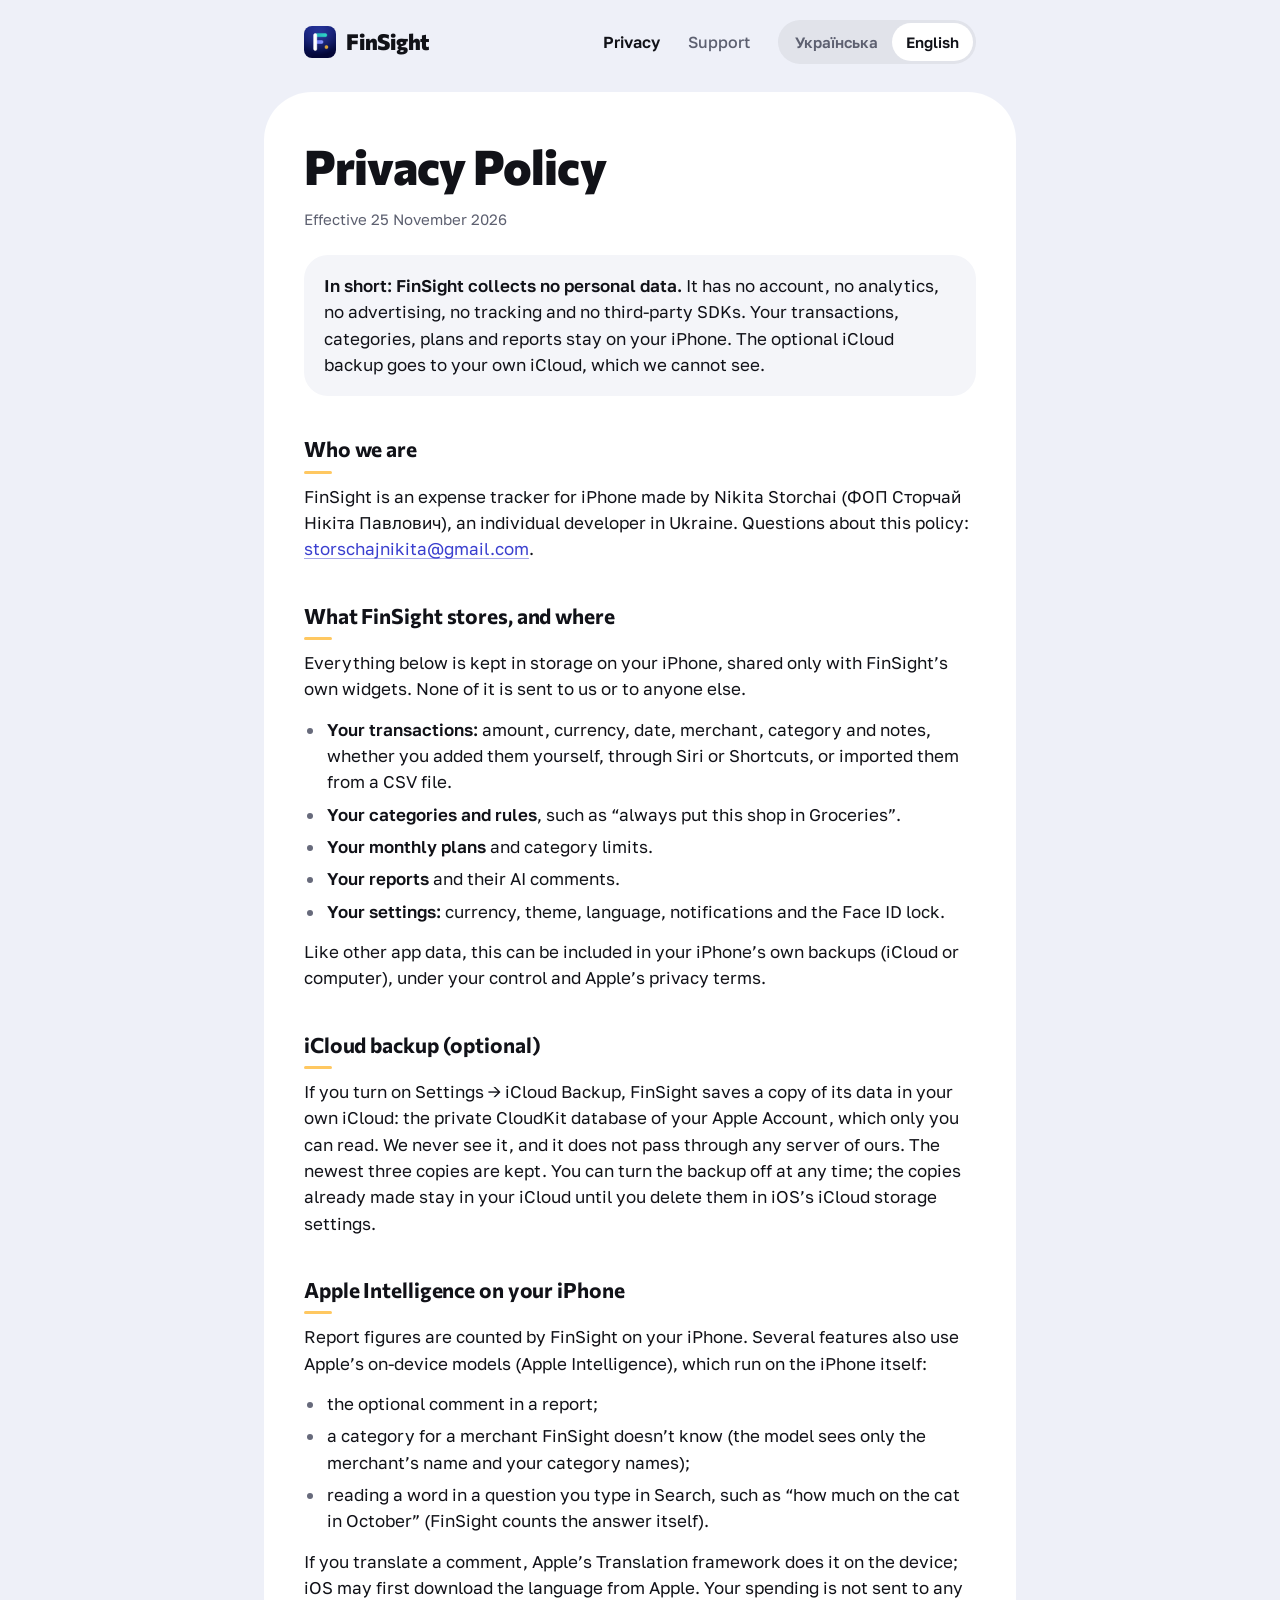
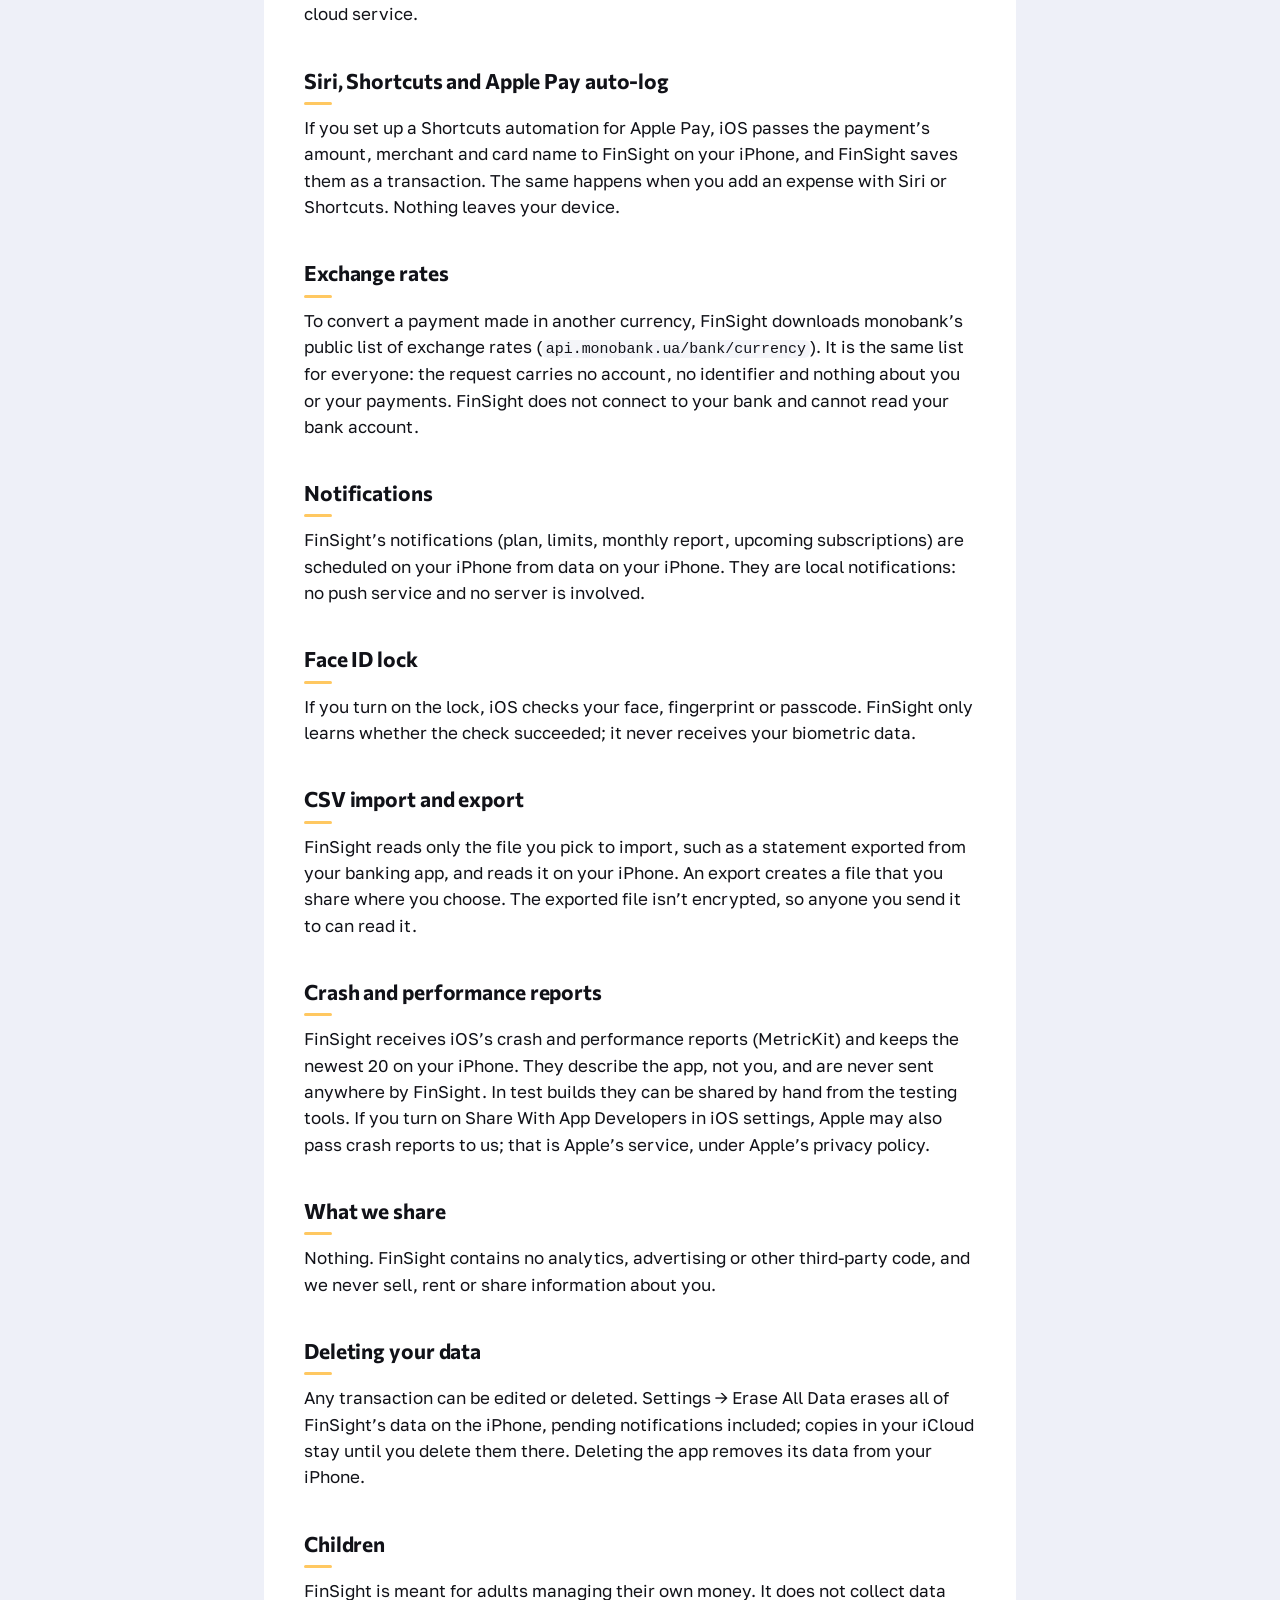
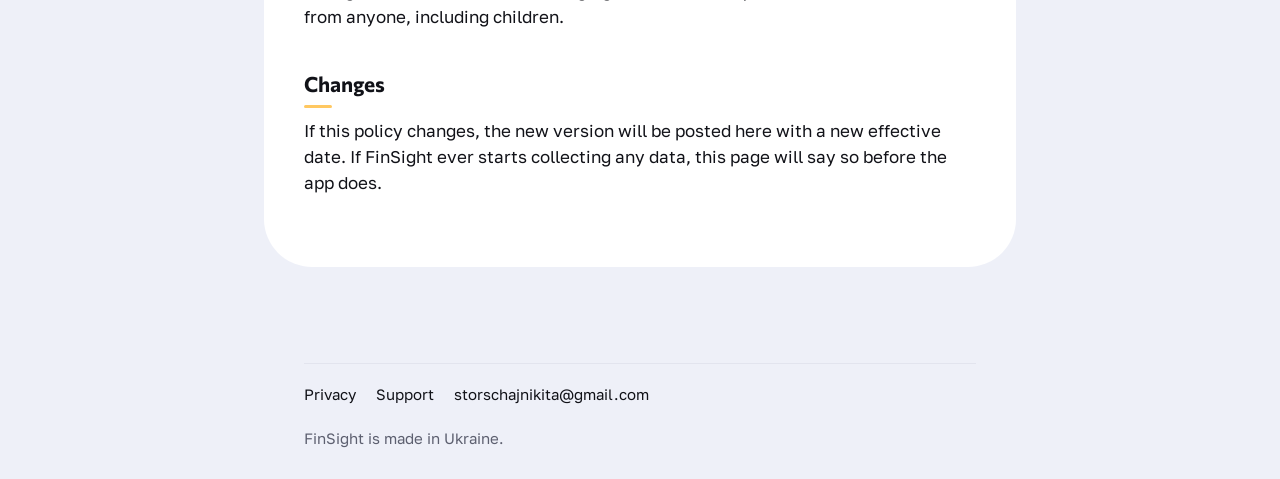
<file: privacy.html>
<!doctype html>
<html lang="en">
<head>
<meta charset="utf-8">
<meta name="viewport" content="width=device-width, initial-scale=1">
<title>Privacy Policy · FinSight</title>
<meta name="description" content="FinSight collects no personal data. Your spending stays on your iPhone.">
<meta name="color-scheme" content="light dark">
<meta name="theme-color" content="#EEF0F8" media="(prefers-color-scheme: light)">
<meta name="theme-color" content="#0E0F17" media="(prefers-color-scheme: dark)">
<link rel="canonical" href="https://ogphantom.github.io/finsight-site/privacy.html">
<link rel="alternate" hreflang="uk" href="https://ogphantom.github.io/finsight-site/uk/privacy.html">
<link rel="alternate" hreflang="en" href="https://ogphantom.github.io/finsight-site/privacy.html">
<link rel="alternate" hreflang="x-default" href="https://ogphantom.github.io/finsight-site/privacy.html">
<link rel="icon" type="image/png" href="img/icon-96.png">
<link rel="apple-touch-icon" href="img/apple-touch-icon.png">
<link rel="preload" href="assets/fonts/Commissioner-ExtraBold.woff" as="font" type="font/woff" crossorigin>
<link rel="stylesheet" href="assets/site.css?v=06ac59de">
<script src="assets/site.js?v=427bc60f" defer></script>
<meta property="og:type" content="website">
<meta property="og:site_name" content="FinSight">
<meta property="og:title" content="Privacy Policy · FinSight">
<meta property="og:description" content="FinSight collects no personal data. Your spending stays on your iPhone.">
<meta property="og:url" content="https://ogphantom.github.io/finsight-site/privacy.html">
<meta property="og:image" content="https://ogphantom.github.io/finsight-site/img/og-en.png">
<meta property="og:image:width" content="1200">
<meta property="og:image:height" content="630">
<meta property="og:locale" content="en_US">
<meta property="og:locale:alternate" content="uk_UA">
<meta name="twitter:card" content="summary_large_image">
</head>
<body>
<header class="wrap top">
  <a class="brand" href="./"><img src="img/icon-96.png" alt="" width="32" height="32">FinSight</a>
  <nav class="pages" aria-label="Pages">
    <a href="privacy.html" aria-current="page">Privacy</a>
    <a href="support.html">Support</a>
  </nav>
  <nav class="lang" aria-label="Language">
    <a href="uk/privacy.html" hreflang="uk" lang="uk" data-lang="uk">Українська</a>
    <span lang="en" aria-current="true">English</span>
  </nav>
</header>

<main class="wrap">
<h1>Privacy Policy</h1>
<p class="meta">Effective 25 November 2026</p>

<div class="cell">
  <p><strong>In short: FinSight collects no personal data.</strong> It has
  no account, no analytics, no advertising, no tracking and no third-party
  SDKs. Your transactions, categories, plans and reports stay on your iPhone.
  The optional iCloud backup goes to your own iCloud, which we cannot see.</p>
</div>

<h2 id="who">Who we are</h2>
<p>FinSight is an expense tracker for iPhone made by Nikita Storchai
(ФОП Сторчай Нікіта Павлович), an individual developer in Ukraine.
Questions about this policy:
<a href="mailto:storschajnikita@gmail.com">storschajnikita@gmail.com</a>.</p>

<h2 id="storage">What FinSight stores, and where</h2>
<p>Everything below is kept in storage on your iPhone, shared only with
FinSight’s own widgets. None of it is sent to us or to anyone else.</p>
<ul>
  <li><strong>Your transactions:</strong> amount, currency, date, merchant,
  category and notes, whether you added them yourself, through Siri or
  Shortcuts, or imported them from a CSV file.</li>
  <li><strong>Your categories and rules</strong>, such as “always put this
  shop in Groceries”.</li>
  <li><strong>Your monthly plans</strong> and category limits.</li>
  <li><strong>Your reports</strong> and their AI comments.</li>
  <li><strong>Your settings:</strong> currency, theme, language,
  notifications and the Face ID lock.</li>
</ul>
<p>Like other app data, this can be included in your iPhone’s own backups
(iCloud or computer), under your control and Apple’s privacy terms.</p>

<h2 id="backup">iCloud backup (optional)</h2>
<p>If you turn on Settings → iCloud Backup, FinSight saves a copy of its data
in your own iCloud: the private CloudKit database of your Apple Account,
which only you can read. We never see it, and it does not pass through any
server of ours. The newest three copies are kept. You can turn the backup
off at any time; the copies already made stay in your
iCloud until you delete them in iOS’s iCloud storage settings.</p>

<h2 id="reports">Apple Intelligence on your iPhone</h2>
<p>Report figures are counted by FinSight on your iPhone. Several features
also use Apple’s on-device models (Apple Intelligence), which run on the
iPhone itself:</p>
<ul>
  <li>the optional comment in a report;</li>
  <li>a category for a merchant FinSight doesn’t know (the model sees only
  the merchant’s name and your category names);</li>
  <li>reading a word in a question you type in Search, such as “how much on
  the cat in October” (FinSight counts the answer itself).</li>
</ul>
<p>If you translate a comment, Apple’s Translation framework does it on the
device; iOS may first download the language from Apple. Your spending is not
sent to any cloud service.</p>

<h2 id="shortcuts">Siri, Shortcuts and Apple Pay auto-log</h2>
<p>If you set up a Shortcuts automation for Apple Pay, iOS passes the
payment’s amount, merchant and card name to FinSight on your iPhone, and
FinSight saves them as a transaction. The same happens when you add an
expense with Siri or Shortcuts. Nothing leaves your device.</p>

<h2 id="rates">Exchange rates</h2>
<p>To convert a payment made in another currency, FinSight downloads
monobank’s public list of exchange rates
(<code>api.monobank.ua/bank/currency</code>). It is the same list for
everyone: the request carries no account, no identifier and nothing about
you or your payments. FinSight does not connect to your bank and cannot
read your bank account.</p>

<h2 id="notifications">Notifications</h2>
<p>FinSight’s notifications (plan, limits, monthly report, upcoming
subscriptions) are scheduled on your iPhone from data on your
iPhone. They are local notifications: no push service and no server is
involved.</p>

<h2 id="face-id">Face ID lock</h2>
<p>If you turn on the lock, iOS checks your face, fingerprint or passcode.
FinSight only learns whether the check succeeded; it never receives your
biometric data.</p>

<h2 id="files">CSV import and export</h2>
<p>FinSight reads only the file you pick to import, such as a statement
exported from your banking app, and reads it on your iPhone. An export
creates a file that you share where you choose. The exported file isn’t
encrypted, so anyone you send it to can read it.</p>

<h2 id="diagnostics">Crash and performance reports</h2>
<p>FinSight receives iOS’s crash and performance reports (MetricKit) and
keeps the newest 20 on your iPhone. They describe the app, not you, and are
never sent anywhere by FinSight. In test builds they can be shared by hand
from the testing tools. If you turn on Share With App Developers in iOS
settings, Apple may also pass crash reports to us; that is Apple’s service,
under Apple’s privacy policy.</p>

<h2 id="sharing">What we share</h2>
<p>Nothing. FinSight contains no analytics, advertising or other
third-party code, and we never sell, rent or share information about
you.</p>

<h2 id="deleting">Deleting your data</h2>
<p>Any transaction can be edited or deleted. Settings → Erase All Data
erases all of FinSight’s data on the iPhone, pending notifications
included; copies in your iCloud stay until you delete them there. Deleting
the app removes its data from your iPhone.</p>

<h2 id="children">Children</h2>
<p>FinSight is meant for adults managing their own money. It does not collect
data from anyone, including children.</p>

<h2 id="changes">Changes</h2>
<p>If this policy changes, the new version will be posted here with a new
effective date. If FinSight ever starts collecting any data, this page will
say so before the app does.</p>
</main>

<footer class="wrap foot">
  <nav aria-label="Site">
    <a href="privacy.html">Privacy</a>
    <a href="support.html">Support</a>
    <a href="mailto:storschajnikita@gmail.com">storschajnikita@gmail.com</a>
  </nav>
  <p>FinSight is made in Ukraine.</p>
</footer>
</body>
</html>
</file>
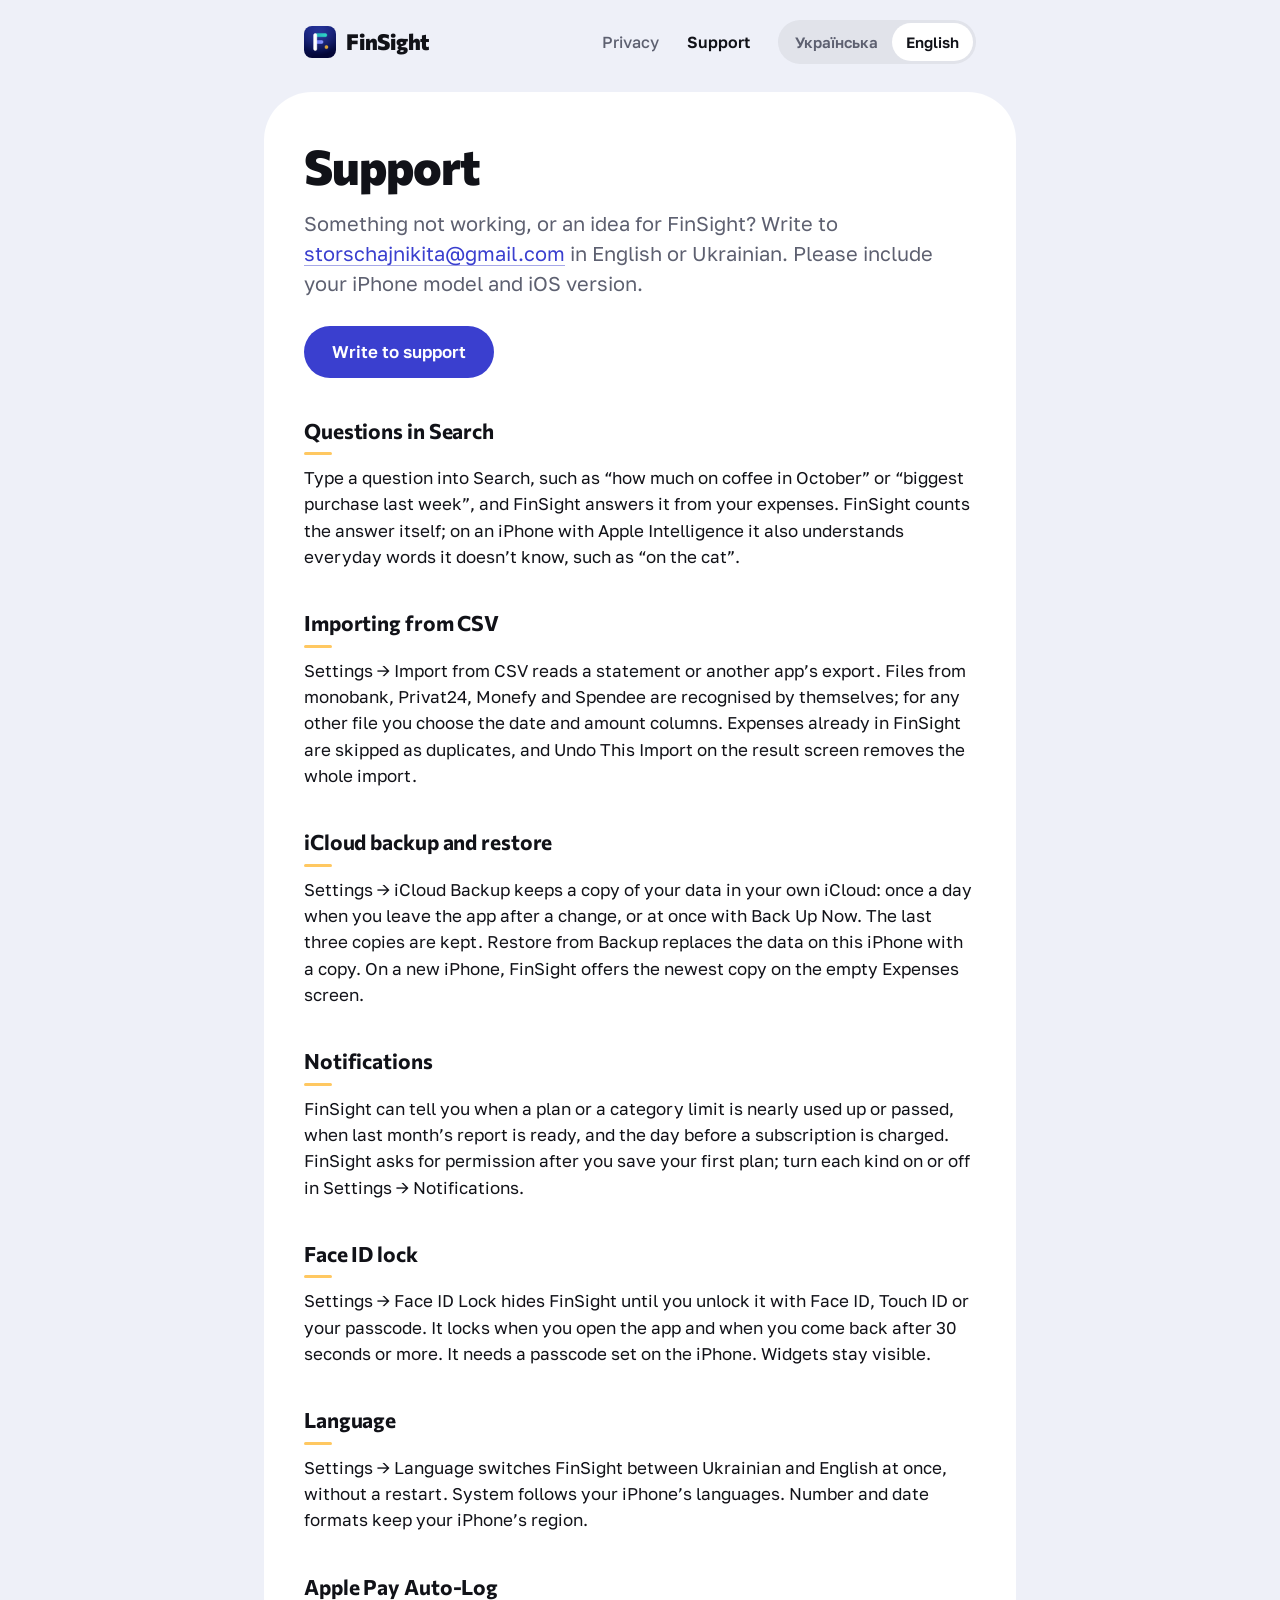
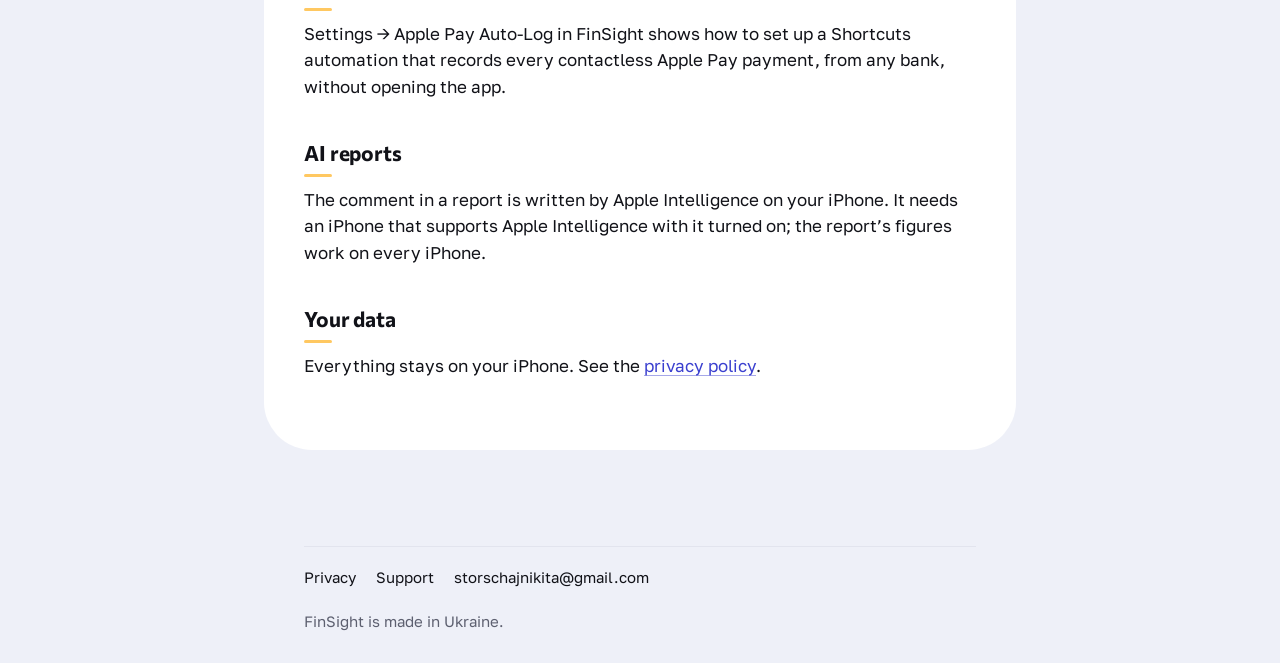
<file: support.html>
<!doctype html>
<html lang="en">
<head>
<meta charset="utf-8">
<meta name="viewport" content="width=device-width, initial-scale=1">
<title>Support · FinSight</title>
<meta name="description" content="Help with FinSight, the private expense tracker for iPhone.">
<meta name="color-scheme" content="light dark">
<meta name="theme-color" content="#EEF0F8" media="(prefers-color-scheme: light)">
<meta name="theme-color" content="#0E0F17" media="(prefers-color-scheme: dark)">
<link rel="canonical" href="https://ogphantom.github.io/finsight-site/support.html">
<link rel="alternate" hreflang="uk" href="https://ogphantom.github.io/finsight-site/uk/support.html">
<link rel="alternate" hreflang="en" href="https://ogphantom.github.io/finsight-site/support.html">
<link rel="alternate" hreflang="x-default" href="https://ogphantom.github.io/finsight-site/support.html">
<link rel="icon" type="image/png" href="img/icon-96.png">
<link rel="apple-touch-icon" href="img/apple-touch-icon.png">
<link rel="preload" href="assets/fonts/Commissioner-ExtraBold.woff" as="font" type="font/woff" crossorigin>
<link rel="stylesheet" href="assets/site.css?v=06ac59de">
<script src="assets/site.js?v=427bc60f" defer></script>
<meta property="og:type" content="website">
<meta property="og:site_name" content="FinSight">
<meta property="og:title" content="Support · FinSight">
<meta property="og:description" content="Help with FinSight, the private expense tracker for iPhone.">
<meta property="og:url" content="https://ogphantom.github.io/finsight-site/support.html">
<meta property="og:image" content="https://ogphantom.github.io/finsight-site/img/og-en.png">
<meta property="og:image:width" content="1200">
<meta property="og:image:height" content="630">
<meta property="og:locale" content="en_US">
<meta property="og:locale:alternate" content="uk_UA">
<meta name="twitter:card" content="summary_large_image">
</head>
<body>
<header class="wrap top">
  <a class="brand" href="./"><img src="img/icon-96.png" alt="" width="32" height="32">FinSight</a>
  <nav class="pages" aria-label="Pages">
    <a href="privacy.html">Privacy</a>
    <a href="support.html" aria-current="page">Support</a>
  </nav>
  <nav class="lang" aria-label="Language">
    <a href="uk/support.html" hreflang="uk" lang="uk" data-lang="uk">Українська</a>
    <span lang="en" aria-current="true">English</span>
  </nav>
</header>

<main class="wrap">
<h1>Support</h1>
<p class="lead">Something not working, or an idea for FinSight? Write to
<a href="mailto:storschajnikita@gmail.com">storschajnikita@gmail.com</a> in English or Ukrainian.
Please include your iPhone model and iOS version.</p>
<p class="actions"><a class="button" href="mailto:storschajnikita@gmail.com?subject=FinSight">Write to support</a></p>

<h2 id="search">Questions in Search</h2>
<p>Type a question into Search, such as “how much on coffee in October” or
“biggest purchase last week”, and FinSight answers it from your expenses.
FinSight counts the answer itself; on an iPhone with Apple Intelligence it
also understands everyday words it doesn’t know, such as “on the cat”.</p>

<h2 id="csv">Importing from CSV</h2>
<p>Settings → Import from CSV reads a statement or another app’s export.
Files from monobank, Privat24, Monefy and Spendee are recognised by
themselves; for any other file you choose the date and amount columns.
Expenses already in FinSight are skipped as duplicates, and Undo This Import
on the result screen removes the whole import.</p>

<h2 id="backup">iCloud backup and restore</h2>
<p>Settings → iCloud Backup keeps a copy of your data in your own iCloud:
once a day when you leave the app after a change, or at once with Back Up
Now. The last three copies are kept. Restore from Backup replaces the data on
this iPhone with a copy. On a new iPhone, FinSight offers the newest copy on
the empty Expenses screen.</p>

<h2 id="notifications">Notifications</h2>
<p>FinSight can tell you when a plan or a category limit is nearly used up or
passed, when last month’s report is ready, and the day before a subscription is
charged. FinSight asks for permission
after you save your first plan; turn each kind on or off in Settings →
Notifications.</p>

<h2 id="face-id">Face ID lock</h2>
<p>Settings → Face ID Lock hides FinSight until you unlock it with Face ID,
Touch ID or your passcode. It locks when you open the app and when you come
back after 30 seconds or more. It needs a passcode set on the iPhone.
Widgets stay visible.</p>

<h2 id="language">Language</h2>
<p>Settings → Language switches FinSight between Ukrainian and English at
once, without a restart. System follows your iPhone’s languages. Number and
date formats keep your iPhone’s region.</p>

<h2 id="apple-pay">Apple Pay Auto-Log</h2>
<p>Settings → Apple Pay Auto-Log in FinSight shows how to set up a Shortcuts
automation that records every contactless Apple Pay payment, from any bank,
without opening the app.</p>

<h2 id="reports">AI reports</h2>
<p>The comment in a report is written by Apple Intelligence on your iPhone. It
needs an iPhone that supports Apple Intelligence with it turned on; the
report’s figures work on every iPhone.</p>

<h2 id="data">Your data</h2>
<p>Everything stays on your iPhone. See the <a href="privacy.html">privacy policy</a>.</p>
</main>

<footer class="wrap foot">
  <nav aria-label="Site">
    <a href="privacy.html">Privacy</a>
    <a href="support.html">Support</a>
    <a href="mailto:storschajnikita@gmail.com">storschajnikita@gmail.com</a>
  </nav>
  <p>FinSight is made in Ukraine.</p>
</footer>
</body>
</html>
</file>
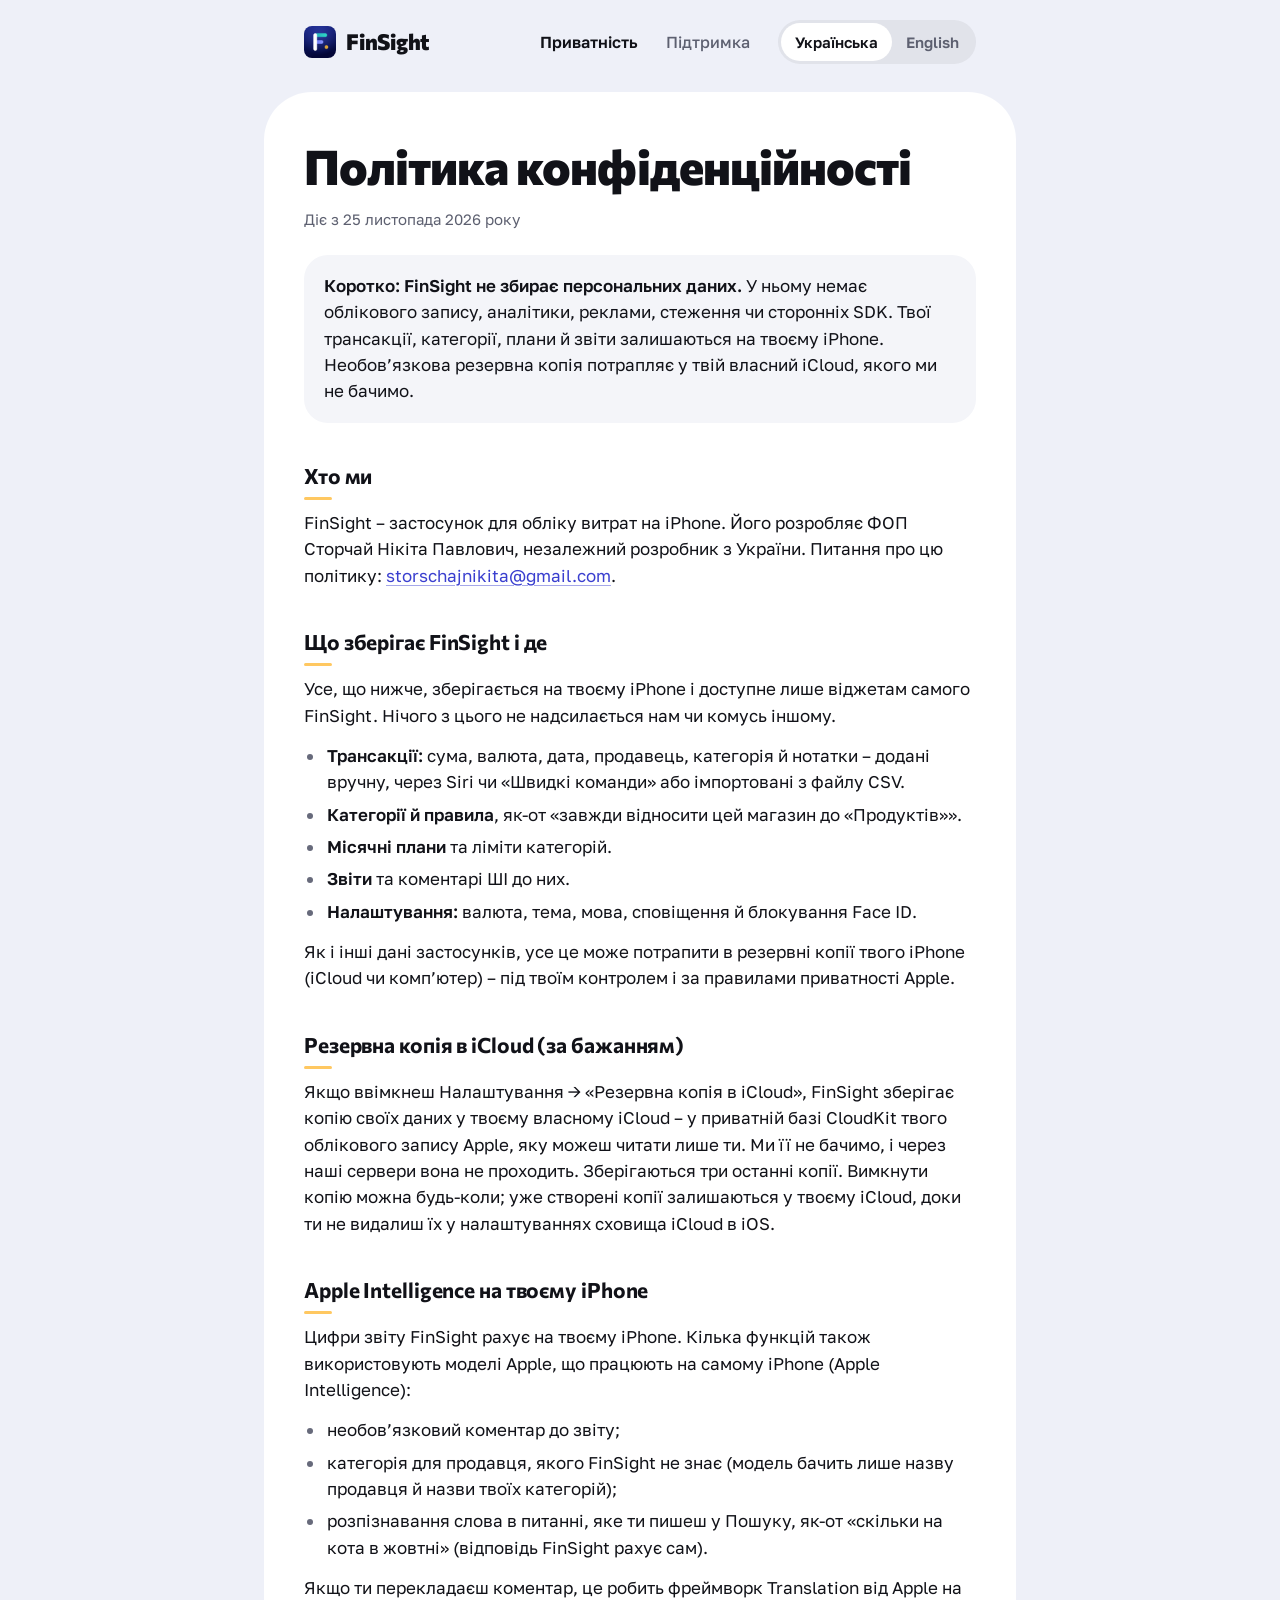
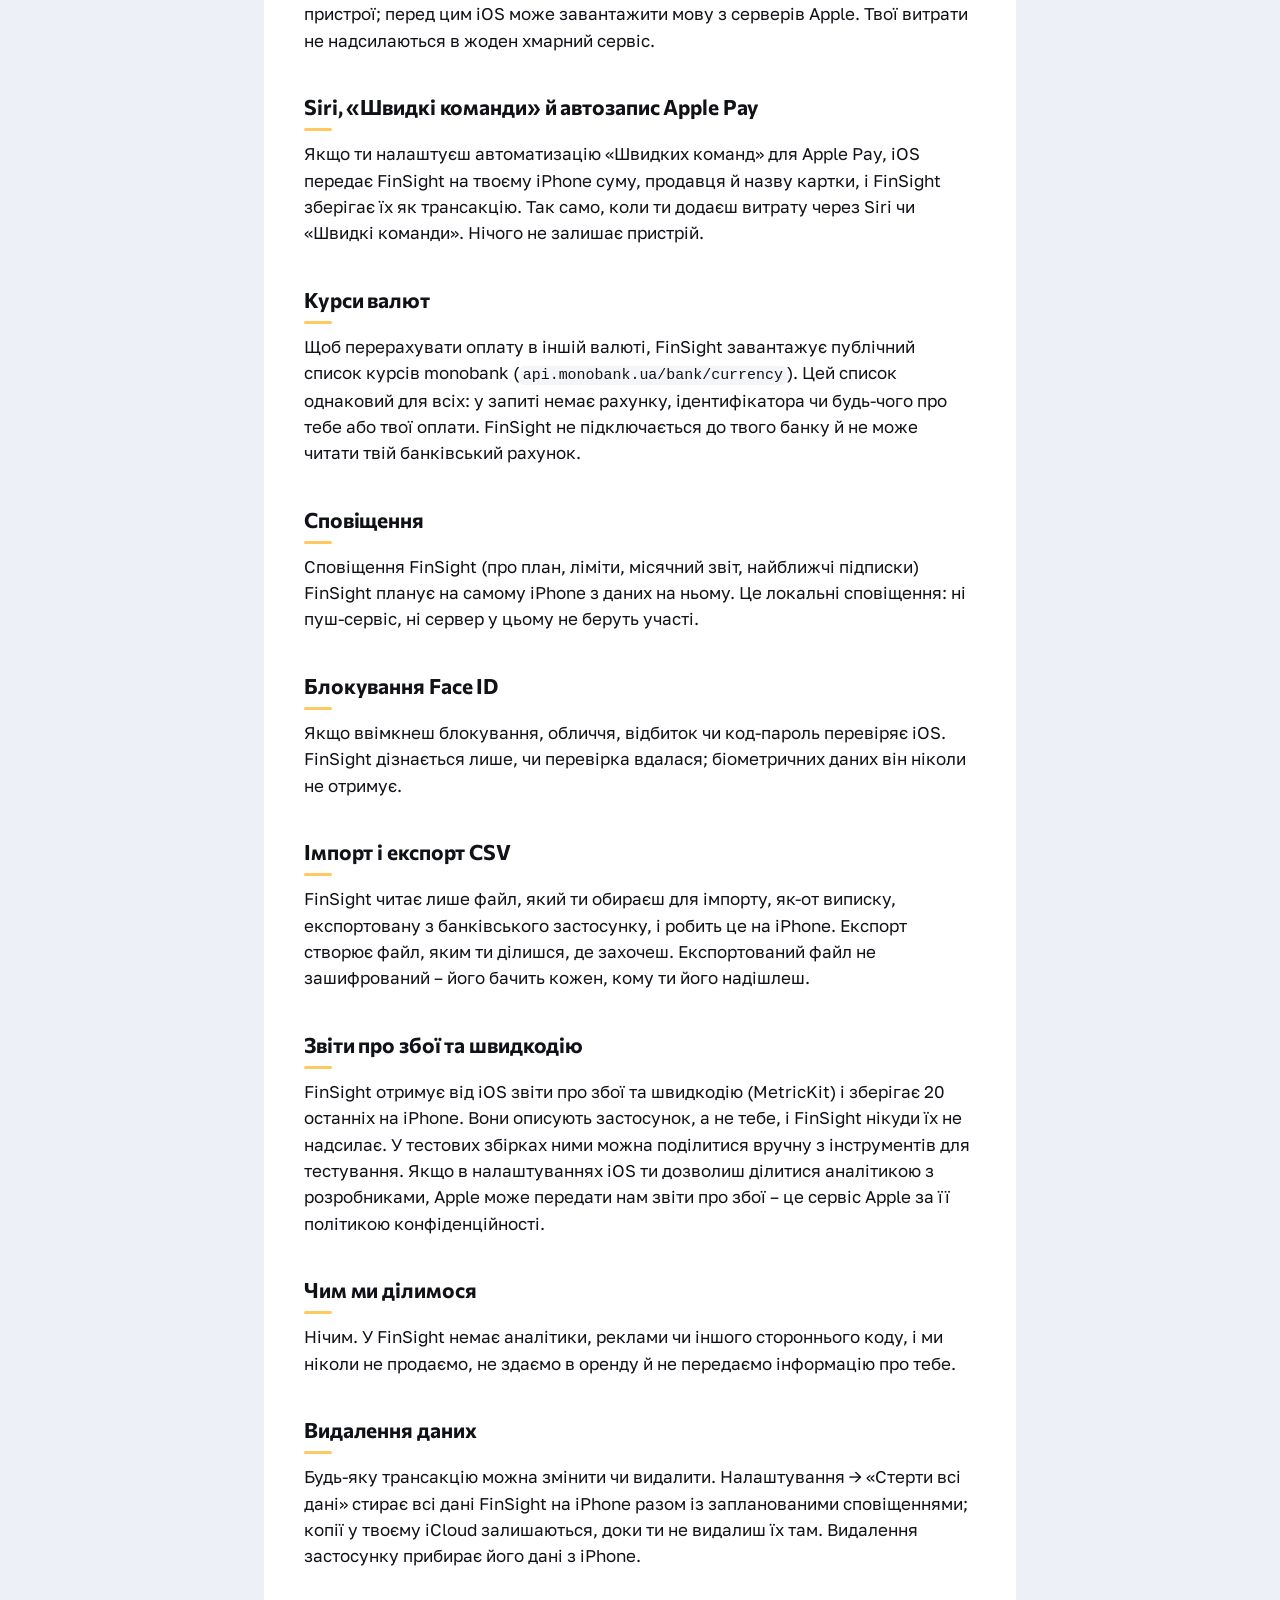
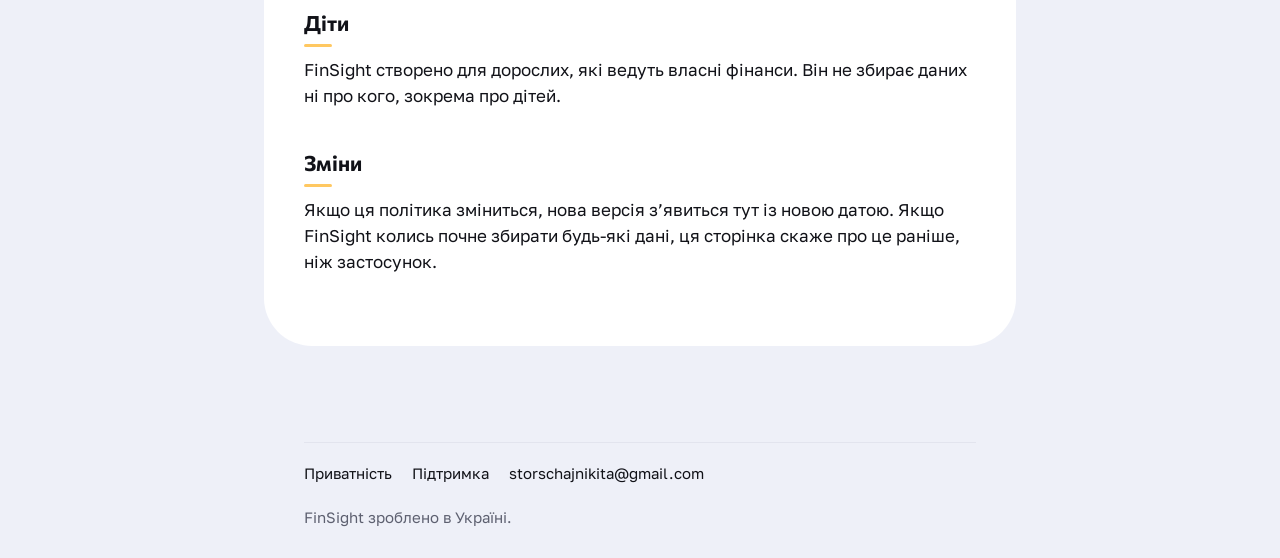
<file: uk/privacy.html>
<!doctype html>
<html lang="uk">
<head>
<meta charset="utf-8">
<meta name="viewport" content="width=device-width, initial-scale=1">
<title>Політика конфіденційності · FinSight</title>
<meta name="description" content="FinSight не збирає персональних даних. Твої витрати залишаються на твоєму iPhone.">
<meta name="color-scheme" content="light dark">
<meta name="theme-color" content="#EEF0F8" media="(prefers-color-scheme: light)">
<meta name="theme-color" content="#0E0F17" media="(prefers-color-scheme: dark)">
<link rel="canonical" href="https://ogphantom.github.io/finsight-site/uk/privacy.html">
<link rel="alternate" hreflang="uk" href="https://ogphantom.github.io/finsight-site/uk/privacy.html">
<link rel="alternate" hreflang="en" href="https://ogphantom.github.io/finsight-site/privacy.html">
<link rel="alternate" hreflang="x-default" href="https://ogphantom.github.io/finsight-site/privacy.html">
<link rel="icon" type="image/png" href="../img/icon-96.png">
<link rel="apple-touch-icon" href="../img/apple-touch-icon.png">
<link rel="preload" href="../assets/fonts/Commissioner-ExtraBold.woff" as="font" type="font/woff" crossorigin>
<link rel="stylesheet" href="../assets/site.css?v=06ac59de">
<script src="../assets/site.js?v=427bc60f" defer></script>
<meta property="og:type" content="website">
<meta property="og:site_name" content="FinSight">
<meta property="og:title" content="Політика конфіденційності · FinSight">
<meta property="og:description" content="FinSight не збирає персональних даних. Твої витрати залишаються на твоєму iPhone.">
<meta property="og:url" content="https://ogphantom.github.io/finsight-site/uk/privacy.html">
<meta property="og:image" content="https://ogphantom.github.io/finsight-site/img/og-uk.png">
<meta property="og:image:width" content="1200">
<meta property="og:image:height" content="630">
<meta property="og:locale" content="uk_UA">
<meta property="og:locale:alternate" content="en_US">
<meta name="twitter:card" content="summary_large_image">
</head>
<body>
<header class="wrap top">
  <a class="brand" href="./"><img src="../img/icon-96.png" alt="" width="32" height="32">FinSight</a>
  <nav class="pages" aria-label="Сторінки">
    <a href="privacy.html" aria-current="page">Приватність</a>
    <a href="support.html">Підтримка</a>
  </nav>
  <nav class="lang" aria-label="Мова">
    <span lang="uk" aria-current="true">Українська</span>
    <a href="../privacy.html" hreflang="en" lang="en" data-lang="en">English</a>
  </nav>
</header>

<main class="wrap">
<h1>Політика конфіденційності</h1>
<p class="meta">Діє з 25 листопада 2026 року</p>

<div class="cell">
  <p><strong>Коротко: FinSight не збирає персональних даних.</strong> У ньому
  немає облікового запису, аналітики, реклами, стеження чи сторонніх SDK.
  Твої трансакції, категорії, плани й звіти залишаються на твоєму iPhone.
  Необов’язкова резервна копія потрапляє у твій власний iCloud, якого ми не
  бачимо.</p>
</div>

<h2 id="who">Хто ми</h2>
<p>FinSight – застосунок для обліку витрат на iPhone. Його розробляє
ФОП Сторчай Нікіта Павлович, незалежний розробник з України.
Питання про цю політику:
<a href="mailto:storschajnikita@gmail.com">storschajnikita@gmail.com</a>.</p>

<h2 id="storage">Що зберігає FinSight і де</h2>
<p>Усе, що нижче, зберігається на твоєму iPhone і доступне лише віджетам
самого FinSight. Нічого з цього не надсилається нам чи комусь іншому.</p>
<ul>
  <li><strong>Трансакції:</strong> сума, валюта, дата, продавець, категорія
  й нотатки – додані вручну, через Siri чи «Швидкі команди» або імпортовані
  з файлу CSV.</li>
  <li><strong>Категорії й правила</strong>, як-от «завжди відносити цей
  магазин до «Продуктів»».</li>
  <li><strong>Місячні плани</strong> та ліміти категорій.</li>
  <li><strong>Звіти</strong> та коментарі ШІ до них.</li>
  <li><strong>Налаштування:</strong> валюта, тема, мова, сповіщення й
  блокування Face ID.</li>
</ul>
<p>Як і інші дані застосунків, усе це може потрапити в резервні копії твого
iPhone (iCloud чи комп’ютер) – під твоїм контролем і за правилами
приватності Apple.</p>

<h2 id="backup">Резервна копія в iCloud (за бажанням)</h2>
<p>Якщо ввімкнеш Налаштування → «Резервна копія в iCloud», FinSight
зберігає копію своїх даних у твоєму власному iCloud – у приватній базі
CloudKit твого облікового запису Apple, яку можеш читати лише ти. Ми її не бачимо, і
через наші сервери вона не проходить. Зберігаються три останні копії.
Вимкнути копію можна будь-коли; уже створені
копії залишаються у твоєму iCloud, доки ти не видалиш їх у налаштуваннях
сховища iCloud в iOS.</p>

<h2 id="reports">Apple Intelligence на твоєму iPhone</h2>
<p>Цифри звіту FinSight рахує на твоєму iPhone. Кілька функцій також
використовують моделі Apple, що працюють на самому iPhone (Apple
Intelligence):</p>
<ul>
  <li>необов’язковий коментар до звіту;</li>
  <li>категорія для продавця, якого FinSight не знає (модель бачить лише
  назву продавця й назви твоїх категорій);</li>
  <li>розпізнавання слова в питанні, яке ти пишеш у Пошуку, як-от «скільки
  на кота в жовтні» (відповідь FinSight рахує сам).</li>
</ul>
<p>Якщо ти перекладаєш коментар, це робить фреймворк Translation від Apple на
пристрої; перед цим iOS може завантажити мову з серверів Apple. Твої витрати
не надсилаються в жоден хмарний сервіс.</p>

<h2 id="shortcuts">Siri, «Швидкі команди» й автозапис Apple Pay</h2>
<p>Якщо ти налаштуєш автоматизацію «Швидких команд» для Apple Pay, iOS
передає FinSight на твоєму iPhone суму, продавця й назву картки, і FinSight
зберігає їх як трансакцію. Так само, коли ти додаєш витрату через Siri чи
«Швидкі команди». Нічого не залишає пристрій.</p>

<h2 id="rates">Курси валют</h2>
<p>Щоб перерахувати оплату в іншій валюті, FinSight завантажує публічний
список курсів monobank (<code>api.monobank.ua/bank/currency</code>). Цей
список однаковий для всіх: у запиті немає рахунку, ідентифікатора чи
будь-чого про тебе або твої оплати. FinSight не підключається до твого
банку й не може читати твій банківський рахунок.</p>

<h2 id="notifications">Сповіщення</h2>
<p>Сповіщення FinSight (про план, ліміти, місячний звіт, найближчі підписки)
FinSight планує на самому iPhone з даних на ньому. Це локальні сповіщення: ні
пуш-сервіс, ні сервер у цьому не беруть участі.</p>

<h2 id="face-id">Блокування Face ID</h2>
<p>Якщо ввімкнеш блокування, обличчя, відбиток чи код-пароль перевіряє
iOS. FinSight дізнається лише, чи перевірка вдалася; біометричних даних він
ніколи не отримує.</p>

<h2 id="files">Імпорт і експорт CSV</h2>
<p>FinSight читає лише файл, який ти обираєш для імпорту, як-от виписку,
експортовану з банківського застосунку, і робить це на iPhone. Експорт створює файл, яким ти ділишся, де захочеш. Експортований
файл не зашифрований – його бачить кожен, кому ти його надішлеш.</p>

<h2 id="diagnostics">Звіти про збої та швидкодію</h2>
<p>FinSight отримує від iOS звіти про збої та швидкодію (MetricKit) і
зберігає 20 останніх на iPhone. Вони описують застосунок, а не тебе, і
FinSight нікуди їх не надсилає. У тестових збірках ними можна поділитися
вручну з інструментів для тестування. Якщо в налаштуваннях iOS ти дозволиш
ділитися аналітикою з розробниками, Apple може передати нам звіти про збої –
це сервіс Apple за її політикою конфіденційності.</p>

<h2 id="sharing">Чим ми ділимося</h2>
<p>Нічим. У FinSight немає аналітики, реклами чи іншого стороннього коду, і
ми ніколи не продаємо, не здаємо в оренду й не передаємо інформацію про
тебе.</p>

<h2 id="deleting">Видалення даних</h2>
<p>Будь-яку трансакцію можна змінити чи видалити. Налаштування → «Стерти всі
дані» стирає всі дані FinSight на iPhone разом із запланованими
сповіщеннями; копії у твоєму iCloud залишаються, доки ти не видалиш їх там.
Видалення застосунку прибирає його дані з iPhone.</p>

<h2 id="children">Діти</h2>
<p>FinSight створено для дорослих, які ведуть власні фінанси. Він не збирає
даних ні про кого, зокрема про дітей.</p>

<h2 id="changes">Зміни</h2>
<p>Якщо ця політика зміниться, нова версія з’явиться тут із новою датою.
Якщо FinSight колись почне збирати будь-які дані, ця сторінка скаже про це
раніше, ніж застосунок.</p>
</main>

<footer class="wrap foot">
  <nav aria-label="Сайт">
    <a href="privacy.html">Приватність</a>
    <a href="support.html">Підтримка</a>
    <a href="mailto:storschajnikita@gmail.com">storschajnikita@gmail.com</a>
  </nav>
  <p>FinSight зроблено в Україні.</p>
</footer>
</body>
</html>
</file>
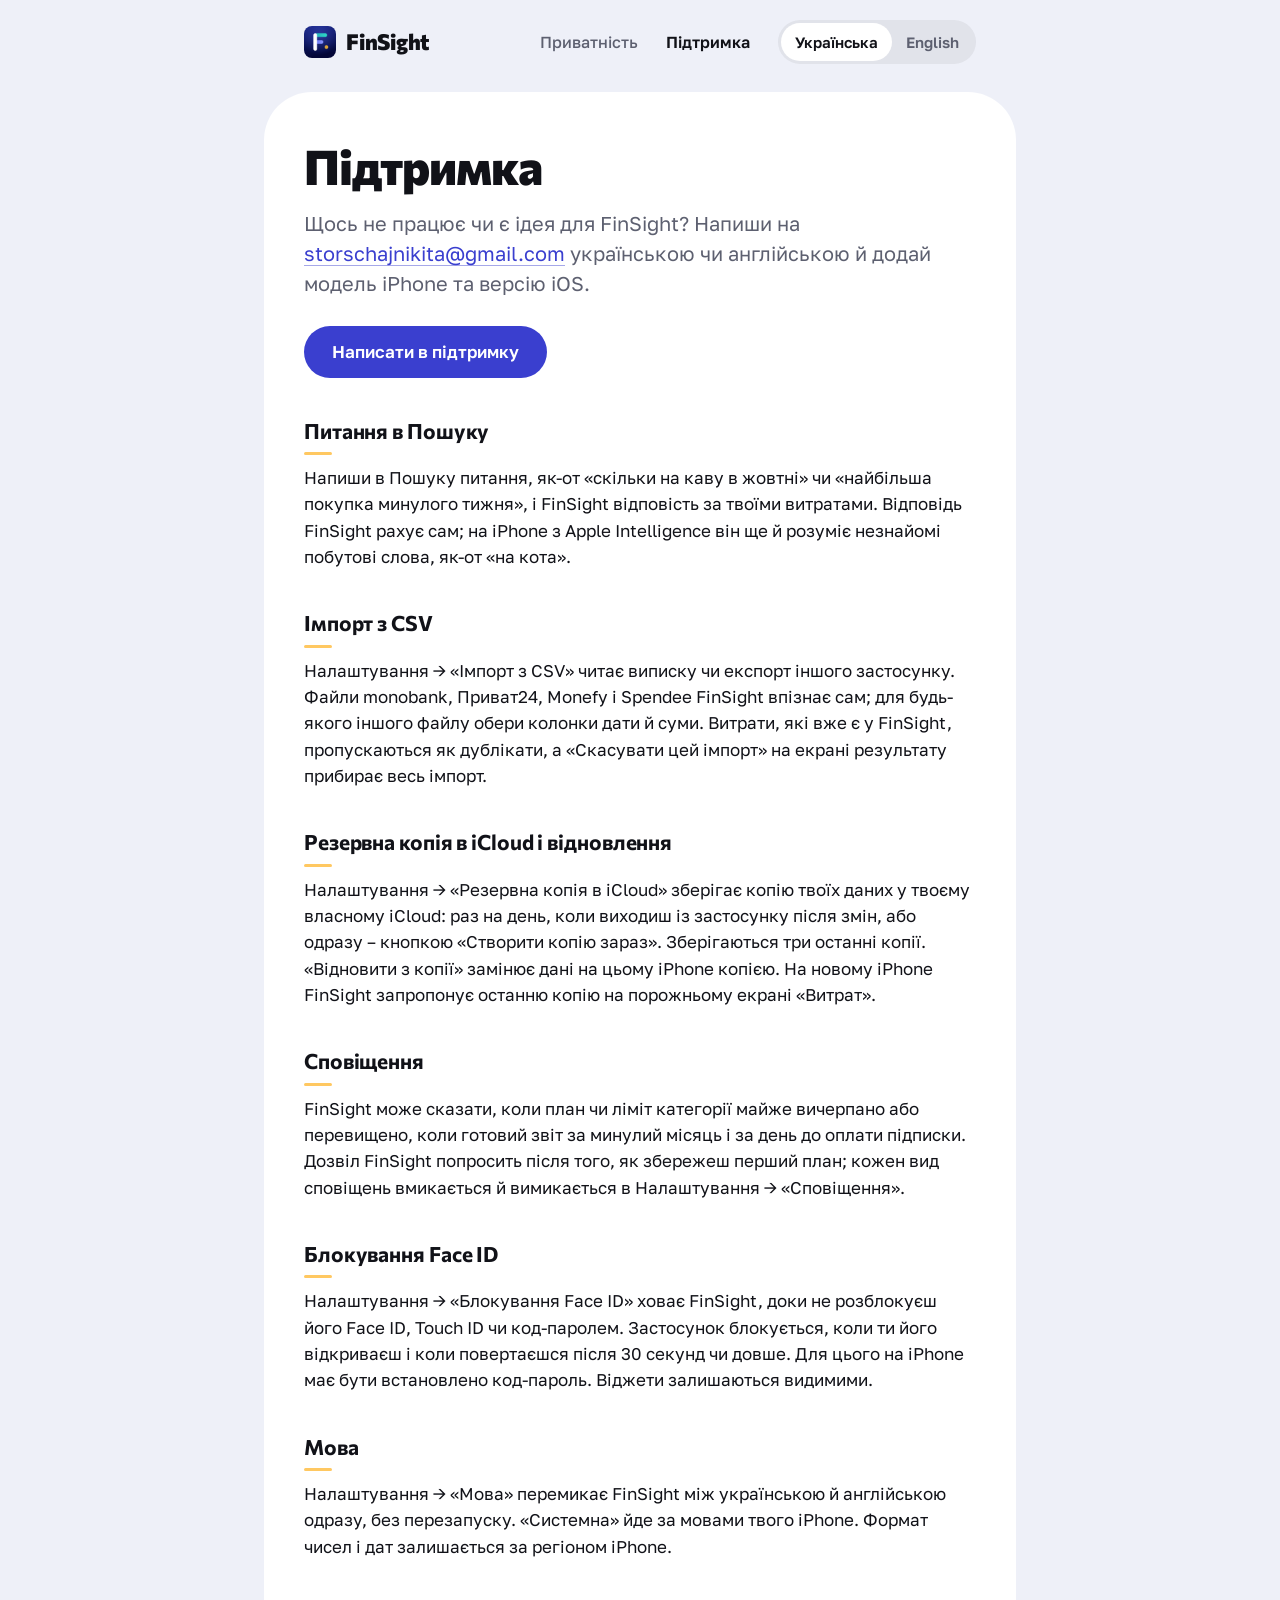
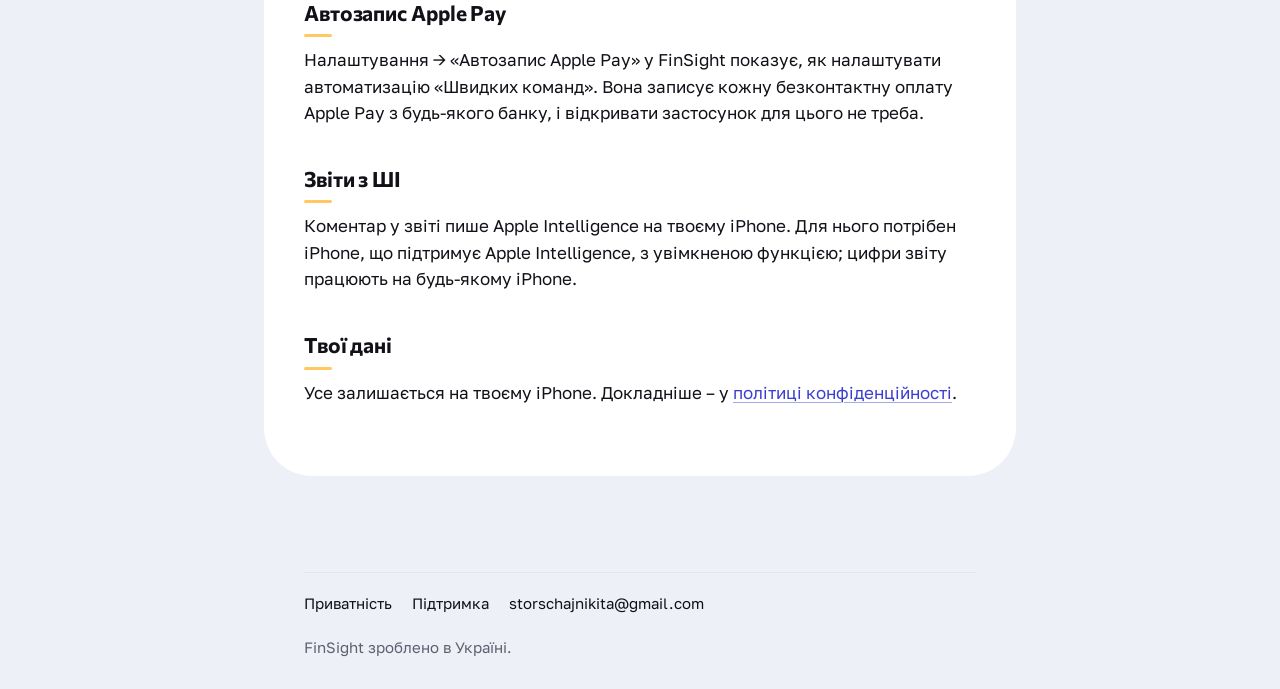
<file: uk/support.html>
<!doctype html>
<html lang="uk">
<head>
<meta charset="utf-8">
<meta name="viewport" content="width=device-width, initial-scale=1">
<title>Підтримка · FinSight</title>
<meta name="description" content="Допомога з FinSight – приватним обліком витрат на iPhone.">
<meta name="color-scheme" content="light dark">
<meta name="theme-color" content="#EEF0F8" media="(prefers-color-scheme: light)">
<meta name="theme-color" content="#0E0F17" media="(prefers-color-scheme: dark)">
<link rel="canonical" href="https://ogphantom.github.io/finsight-site/uk/support.html">
<link rel="alternate" hreflang="uk" href="https://ogphantom.github.io/finsight-site/uk/support.html">
<link rel="alternate" hreflang="en" href="https://ogphantom.github.io/finsight-site/support.html">
<link rel="alternate" hreflang="x-default" href="https://ogphantom.github.io/finsight-site/support.html">
<link rel="icon" type="image/png" href="../img/icon-96.png">
<link rel="apple-touch-icon" href="../img/apple-touch-icon.png">
<link rel="preload" href="../assets/fonts/Commissioner-ExtraBold.woff" as="font" type="font/woff" crossorigin>
<link rel="stylesheet" href="../assets/site.css?v=06ac59de">
<script src="../assets/site.js?v=427bc60f" defer></script>
<meta property="og:type" content="website">
<meta property="og:site_name" content="FinSight">
<meta property="og:title" content="Підтримка · FinSight">
<meta property="og:description" content="Допомога з FinSight – приватним обліком витрат на iPhone.">
<meta property="og:url" content="https://ogphantom.github.io/finsight-site/uk/support.html">
<meta property="og:image" content="https://ogphantom.github.io/finsight-site/img/og-uk.png">
<meta property="og:image:width" content="1200">
<meta property="og:image:height" content="630">
<meta property="og:locale" content="uk_UA">
<meta property="og:locale:alternate" content="en_US">
<meta name="twitter:card" content="summary_large_image">
</head>
<body>
<header class="wrap top">
  <a class="brand" href="./"><img src="../img/icon-96.png" alt="" width="32" height="32">FinSight</a>
  <nav class="pages" aria-label="Сторінки">
    <a href="privacy.html">Приватність</a>
    <a href="support.html" aria-current="page">Підтримка</a>
  </nav>
  <nav class="lang" aria-label="Мова">
    <span lang="uk" aria-current="true">Українська</span>
    <a href="../support.html" hreflang="en" lang="en" data-lang="en">English</a>
  </nav>
</header>

<main class="wrap">
<h1>Підтримка</h1>
<p class="lead">Щось не працює чи є ідея для FinSight? Напиши на
<a href="mailto:storschajnikita@gmail.com">storschajnikita@gmail.com</a> українською чи англійською
й додай модель iPhone та версію iOS.</p>
<p class="actions"><a class="button" href="mailto:storschajnikita@gmail.com?subject=FinSight">Написати в підтримку</a></p>

<h2 id="search">Питання в Пошуку</h2>
<p>Напиши в Пошуку питання, як-от «скільки на каву в жовтні» чи «найбільша
покупка минулого тижня», і FinSight відповість за твоїми витратами.
Відповідь FinSight рахує сам; на iPhone з Apple Intelligence він ще й
розуміє незнайомі побутові слова, як-от «на кота».</p>

<h2 id="csv">Імпорт з CSV</h2>
<p>Налаштування → «Імпорт з CSV» читає виписку чи експорт іншого
застосунку. Файли monobank, Приват24, Monefy і Spendee FinSight впізнає
сам; для будь-якого іншого файлу обери колонки дати й суми. Витрати, які вже
є у FinSight, пропускаються як дублікати, а «Скасувати цей імпорт» на екрані
результату прибирає весь імпорт.</p>

<h2 id="backup">Резервна копія в iCloud і відновлення</h2>
<p>Налаштування → «Резервна копія в iCloud» зберігає копію твоїх даних у
твоєму власному iCloud: раз на день, коли виходиш із застосунку після змін,
або одразу – кнопкою «Створити копію зараз». Зберігаються три останні копії.
«Відновити з копії» замінює дані на цьому iPhone копією. На новому iPhone
FinSight запропонує останню копію на порожньому екрані «Витрат».</p>

<h2 id="notifications">Сповіщення</h2>
<p>FinSight може сказати, коли план чи ліміт категорії майже вичерпано або
перевищено, коли готовий звіт за минулий місяць і за день до оплати підписки.
Дозвіл FinSight попросить після
того, як збережеш перший план; кожен вид сповіщень вмикається й
вимикається в Налаштування → «Сповіщення».</p>

<h2 id="face-id">Блокування Face ID</h2>
<p>Налаштування → «Блокування Face ID» ховає FinSight, доки не розблокуєш
його Face ID, Touch ID чи код-паролем. Застосунок блокується, коли ти його
відкриваєш і коли повертаєшся після 30 секунд чи довше. Для цього на iPhone
має бути встановлено код-пароль. Віджети залишаються видимими.</p>

<h2 id="language">Мова</h2>
<p>Налаштування → «Мова» перемикає FinSight між українською й англійською
одразу, без перезапуску. «Системна» йде за мовами твого iPhone. Формат чисел
і дат залишається за регіоном iPhone.</p>

<h2 id="apple-pay">Автозапис Apple Pay</h2>
<p>Налаштування → «Автозапис Apple Pay» у FinSight показує, як налаштувати
автоматизацію «Швидких команд». Вона записує кожну безконтактну оплату Apple Pay
з будь-якого банку, і відкривати застосунок для цього не треба.</p>

<h2 id="reports">Звіти з ШІ</h2>
<p>Коментар у звіті пише Apple Intelligence на твоєму iPhone. Для нього потрібен
iPhone, що підтримує Apple Intelligence, з увімкненою функцією; цифри звіту
працюють на будь-якому iPhone.</p>

<h2 id="data">Твої дані</h2>
<p>Усе залишається на твоєму iPhone. Докладніше – у
<a href="privacy.html">політиці конфіденційності</a>.</p>
</main>

<footer class="wrap foot">
  <nav aria-label="Сайт">
    <a href="privacy.html">Приватність</a>
    <a href="support.html">Підтримка</a>
    <a href="mailto:storschajnikita@gmail.com">storschajnikita@gmail.com</a>
  </nav>
  <p>FinSight зроблено в Україні.</p>
</footer>
</body>
</html>
</file>
<file: assets/site.css>
/* FinSight site. The look is the app's look C «Поле» (indigo field, amber context line,
   Commissioner + Golos Text) laid out on Monzo's structure from Refero Styles: a tinted canvas,
   white cards with generous radii, a carousel hero card, a big link list. Every colour is a
   token in :root, redefined for dark («Нічне поле»). */

@font-face { font-family: "Commissioner"; src: url("fonts/Commissioner-SemiBold.woff") format("woff"); font-weight: 600; font-display: swap; }
@font-face { font-family: "Commissioner"; src: url("fonts/Commissioner-Bold.woff") format("woff"); font-weight: 700; font-display: swap; }
@font-face { font-family: "Commissioner"; src: url("fonts/Commissioner-ExtraBold.woff") format("woff"); font-weight: 800; font-display: swap; }
@font-face { font-family: "Golos Text"; src: url("fonts/GolosText-Regular.woff") format("woff"); font-weight: 400; font-display: swap; }
@font-face { font-family: "Golos Text"; src: url("fonts/GolosText-Medium.woff") format("woff"); font-weight: 500; font-display: swap; }
@font-face { font-family: "Golos Text"; src: url("fonts/GolosText-SemiBold.woff") format("woff"); font-weight: 600; font-display: swap; }

:root {
  color-scheme: light dark;

  --canvas: #EEF0F8;          /* Monzo's tinted canvas, tinted towards the app's indigo */
  --card: #FFFFFF;
  --inset: #F4F5F9;           /* the app's action card fill: demo rows inside a card */
  --ink: #111218;
  --muted: #5D6070;
  --faint: #676A7B;          /* the app's faint, darkened to 4.5:1 on the inset */
  --line: #E2E4EE;
  --indigo: #3A3FCF;          /* text and links */
  --indigo-fill: #3A3FCF;     /* under white */
  --indigo-hover: #2F34B8;
  --amber: #FFC861;
  --amber-ink: #8F5A00;
  --field-top: #3238C4;
  --field-bottom: #2B2FA8;
  --band: #111218;            /* the privacy band */
  --band-card: #1D1F2E;
  --on-field: #FFFFFF;
  --on-field-2: rgb(255 255 255 / 0.86);
  --on-field-glass: rgb(255 255 255 / 0.16);
  --toggle: rgb(17 18 24 / 0.06);
  --positive: #2E7244;

  --c-groceries: #4A9A4E;
  --c-coffee: #8A5A3C;
  --c-travel: #2F8FA0;
  --c-dining: #D0702F;

  --font-display: "Commissioner", "Golos Text", ui-sans-serif, system-ui, sans-serif;
  --font-text: "Golos Text", -apple-system, BlinkMacSystemFont, system-ui, "Segoe UI", Roboto, sans-serif;
  --font-code: ui-monospace, "SF Mono", Menlo, Consolas, monospace;

  --r-hero: clamp(32px, 5vw, 64px);
  --r-card: clamp(28px, 4vw, 48px);
  --r-inset: 24px;
  --gutter: 16px;
  --column: 42rem;
  --wide: 1200px;
  --ease-out: cubic-bezier(0.16, 1, 0.3, 1);
}

@media (prefers-color-scheme: dark) {
  :root {
    --canvas: #0E0F17;
    --card: #181A27;
    --inset: #0E0F17;
    --ink: #ECEDF5;
    --muted: #A3A6B8;
    --faint: #878A9C;
    --line: #23253A;
    --indigo: #A9ACFF;
    --indigo-fill: #3A3FCF;
    --indigo-hover: #4A50E0;
    --amber-ink: #FFC861;
    --field-top: #252A9E;
    --field-bottom: #1C1F7C;
    --band: #1C1F7C;
    --band-card: rgb(0 0 0 / 0.24);
    --on-field-glass: rgb(255 255 255 / 0.14);
    --toggle: rgb(255 255 255 / 0.08);
    --positive: #6FD08F;

    --c-groceries: #6CC070;
    --c-coffee: #C9926C;
    --c-travel: #5CC3D4;
    --c-dining: #F0955A;
  }
}

/* ───────────── base ───────────── */

*, *::before, *::after { box-sizing: border-box; }

html {
  -webkit-text-size-adjust: 100%;
  text-size-adjust: 100%;
  background: var(--canvas);
  scroll-padding-top: 16px;
}

body {
  margin: 0;
  min-height: 100vh;
  min-height: 100svh;
  display: flex;
  flex-direction: column;
  background: var(--canvas);
  color: var(--ink);
  font-family: var(--font-text);
  font-size: 17px;
  line-height: 1.55;
  -webkit-font-smoothing: antialiased;
  -moz-osx-font-smoothing: grayscale;
  overflow-wrap: break-word;
}

::selection { background: color-mix(in srgb, var(--indigo) 24%, transparent); }

:focus-visible {
  outline: 2px solid var(--indigo);
  outline-offset: 3px;
  border-radius: 8px;
}

a {
  color: var(--indigo);
  text-decoration-line: underline;
  text-decoration-thickness: 1px;
  text-underline-offset: 0.2em;
  text-decoration-color: color-mix(in srgb, var(--indigo) 45%, transparent);
}

a:hover { text-decoration-color: currentColor; }

img { max-width: 100%; }

.num { font-variant-numeric: tabular-nums; }

.wrap {
  width: 100%;
  max-width: calc(var(--column) + 2 * var(--gutter));
  margin: 0 auto;
  padding-left: var(--gutter);
  padding-right: var(--gutter);
}

.home .wrap,
.wide {
  max-width: calc(var(--wide) + 2 * var(--gutter));
}

.wide {
  width: 100%;
  margin: 0 auto;
  padding-left: var(--gutter);
  padding-right: var(--gutter);
}

/* ───────────── header ───────────── */

.top {
  display: flex;
  flex-wrap: wrap;
  align-items: center;
  column-gap: 8px;
  padding-top: 12px;
  padding-bottom: 12px;
}

.brand {
  display: inline-flex;
  align-items: center;
  gap: 10px;
  min-height: 44px;
  margin-right: auto;
  color: var(--ink);
  text-decoration: none;
  font-family: var(--font-display);
  font-weight: 800;
  font-size: 22px;
  line-height: 26px;
  letter-spacing: -0.01em;
}

.brand img {
  width: 32px;
  height: 32px;
  border-radius: 8px;
  display: block;
}

.pages {
  order: 3;
  flex-basis: 100%;
  display: flex;
  gap: 4px;
  margin-left: -12px;
}

.pages a {
  display: inline-flex;
  align-items: center;
  min-height: 44px;
  padding: 0 12px;
  border-radius: 999px;
  color: var(--muted);
  text-decoration: none;
  font-size: 16px;
  font-weight: 500;
}

.pages a:hover { color: var(--ink); }

.pages a[aria-current="page"] {
  color: var(--ink);
  font-weight: 600;
}

/* Language: Monzo's pill toggle, the same place on every page. */
.lang {
  display: inline-flex;
  padding: 3px;
  border-radius: 999px;
  background: var(--toggle);
}

.lang a,
.lang span {
  display: inline-flex;
  align-items: center;
  min-height: 38px;
  padding: 0 14px;
  border-radius: 999px;
  font-size: 15px;
  font-weight: 600;
  line-height: 20px;
  text-decoration: none;
  white-space: nowrap;
}

.lang a {
  min-height: 44px;
  margin: -3px 0;
  color: var(--muted);
}

.lang a:hover { color: var(--ink); }

.lang span {
  color: var(--ink);
  background: var(--card);
}

@media (min-width: 720px) {
  .top { padding-top: 20px; padding-bottom: 20px; }
  .pages { order: 0; flex-basis: auto; margin: 0 8px 0 0; }
}

/* ───────────── text pages (privacy, support) ───────────── */

main {
  flex: 1 0 auto;
  padding-top: 8px;
  padding-bottom: 64px;
}

/* The document sits on one white sheet over the tinted canvas. */
body:not(.home) main.wrap {
  max-width: calc(var(--column) + 80px);
}

body:not(.home) main.wrap {
  background: var(--card);
  border-radius: var(--r-card);
  padding: 28px 20px 36px;
  margin: 8px auto 64px;
  width: calc(100% - 2 * var(--gutter));
}

h1, h2 {
  font-family: var(--font-display);
  color: var(--ink);
  text-wrap: balance;
}

h1 {
  font-weight: 800;
  font-size: clamp(28px, 9vw, 34px);
  line-height: 1.15;
  letter-spacing: -0.012em;
  margin: 0 0 12px;
}

h2 {
  font-weight: 700;
  font-size: 21px;
  line-height: 1.25;
  letter-spacing: -0.005em;
  margin: 40px 0 10px;
  scroll-margin-top: 24px;
}

/* The app's section mark: a short amber line under a section title. */
body:not(.home) h2::after {
  content: "";
  display: block;
  width: 28px;
  height: 3px;
  border-radius: 2px;
  background: var(--amber);
  margin-top: 8px;
}

p, ul { margin: 0 0 14px; }

ul { padding-left: 1.25em; }
li { margin-bottom: 6px; padding-left: 2px; }
li::marker { color: var(--faint); }

strong { font-weight: 600; }

code {
  font-family: var(--font-code);
  font-size: 0.88em;
  padding: 0.1em 0.25em;
  border-radius: 6px;
  background: var(--inset);
  white-space: nowrap;
}

.lead {
  font-size: 19px;
  line-height: 1.5;
  color: var(--muted);
  text-wrap: pretty;
  margin-bottom: 0;
}

.meta {
  font-size: 15px;
  color: var(--muted);
}

.cell {
  background: var(--inset);
  border-radius: var(--r-inset);
  padding: 18px 20px;
  margin: 24px 0 0;
}

.cell p:last-child { margin-bottom: 0; }

/* The one primary action of a page: an indigo pill. */
.button {
  display: inline-flex;
  align-items: center;
  justify-content: center;
  min-height: 52px;
  padding: 0 28px;
  border-radius: 999px;
  background: var(--indigo-fill);
  color: #FFFFFF;
  font-size: 17px;
  font-weight: 600;
  text-decoration: none;
  transition: background-color 160ms var(--ease-out);
}

.button:hover { background: var(--indigo-hover); }

.actions { margin: 28px 0 0; }

@media (min-width: 720px) {
  main { padding-bottom: 96px; }
  body:not(.home) main.wrap { padding: 48px 40px 56px; margin-bottom: 96px; }
  h1 { font-size: 48px; line-height: 1.08; letter-spacing: -0.02em; margin-bottom: 16px; }
  .lead { font-size: 20px; }
}

/* ───────────── home ───────────── */

.home main { padding-top: 0; display: flex; flex-direction: column; gap: 24px; }

/* Hero: Monzo's rounded carousel card, filled with the app's field. */
.hero {
  position: relative;
  border-radius: var(--r-hero);
  overflow: hidden;
  background: linear-gradient(165deg, var(--field-top), var(--field-bottom));
  color: var(--on-field);
}

.slides { display: grid; }

.slide {
  grid-area: 1 / 1;
  display: grid;
  grid-template-columns: 1fr;
  gap: 32px;
  padding: 36px 24px 0;
  visibility: hidden;
  opacity: 0;
  transition: opacity 450ms var(--ease-out), visibility 0s linear 450ms;
}

.slide.is-on {
  visibility: visible;
  opacity: 1;
  transition: opacity 450ms var(--ease-out), visibility 0s;
}

.slide .copy { min-width: 0; }

.ctx {
  margin: 0 0 12px;
  color: var(--amber);
  font-weight: 600;
  font-size: 18px;
}

.hero h1,
.hero h2 {
  color: var(--on-field);
  font-weight: 800;
  font-size: clamp(38px, 10vw, 64px);
  line-height: 1.02;
  letter-spacing: -0.015em;
  margin: 0;
  max-width: 13ch;
}

.hero .sub {
  margin: 18px 0 0;
  color: var(--on-field-2);
  font-size: 19px;
  line-height: 1.45;
  max-width: 30ch;
}

.pill {
  display: inline-flex;
  align-items: center;
  justify-content: center;
  min-height: 52px;
  padding: 0 28px;
  border-radius: 999px;
  font-size: 17px;
  font-weight: 600;
  text-decoration: none;
}

.pill.light { background: #FFFFFF; color: #111218; margin-top: 28px; }
.pill.light:hover { background: #ECEDF5; }

.shot {
  display: flex;
  justify-content: center;
  align-items: flex-start;
  height: clamp(300px, 80vw, 420px);
  overflow: hidden;
}

.shot img {
  display: block;
  width: min(330px, 86%);
  height: auto;
}

.controls {
  display: flex;
  align-items: center;
  justify-content: space-between;
  gap: 16px;
  padding: 16px 24px 20px;
}

.dots { display: flex; }

.dots button {
  width: 28px;
  height: 44px;
  padding: 0;
  border: 0;
  background: transparent;
  cursor: pointer;
  display: grid;
  place-items: center;
}

.dots button::after {
  content: "";
  width: 8px;
  height: 8px;
  border-radius: 50%;
  background: rgb(255 255 255 / 0.4);
}

.dots button[aria-current="true"]::after { background: #FFFFFF; }

.arrows { display: flex; gap: 8px; }

.arrows button {
  width: 44px;
  height: 44px;
  border-radius: 50%;
  border: 1.5px solid rgb(255 255 255 / 0.9);
  background: transparent;
  color: #FFFFFF;
  display: grid;
  place-items: center;
  cursor: pointer;
}

.arrows button:hover { background: var(--on-field-glass); }
.hero :focus-visible { outline-color: var(--amber); }

/* A line of plain facts under the hero, Monzo's badge row. */
.facts {
  display: flex;
  flex-wrap: wrap;
  justify-content: center;
  gap: 8px;
  margin: 0;
  padding: 0;
  list-style: none;
}

.facts li {
  margin: 0;
  padding: 8px 16px;
  border-radius: 999px;
  background: var(--card);
  font-size: 15px;
  font-weight: 600;
  display: inline-flex;
  align-items: center;
  gap: 8px;
}

.facts li::before {
  content: "";
  width: 8px;
  height: 8px;
  border-radius: 50%;
  background: var(--amber);
}

/* Cards */
.grid2 {
  display: grid;
  grid-template-columns: 1fr;
  gap: 24px;
}

.card {
  background: var(--card);
  border-radius: var(--r-card);
  padding: 28px 22px;
  min-width: 0;
  scroll-margin-top: 16px;
}

.card h2,
.links h2,
.band h2,
.closing h2 {
  margin: 0;
  font-weight: 800;
  font-size: clamp(28px, 7vw, 40px);
  line-height: 1.08;
  letter-spacing: -0.01em;
}

.card > p,
.card .copy > p {
  margin: 14px 0 0;
  color: var(--muted);
  font-size: 19px;
  line-height: 1.45;
  max-width: 34ch;
}

/* Expense rows drawn as the app draws them. */
.demo {
  margin-top: 24px;
  background: var(--inset);
  border-radius: var(--r-inset);
  padding: 8px 18px;
}

.day {
  display: flex;
  justify-content: space-between;
  padding: 10px 0 2px;
  font-family: var(--font-display);
  font-weight: 700;
  font-size: 14px;
}

.day span:last-child { color: var(--indigo); }

.row {
  display: grid;
  grid-template-columns: 36px 1fr auto;
  gap: 0 12px;
  align-items: center;
  padding: 11px 0;
}

.row + .row { border-top: 1px solid var(--line); }

.row .glyph {
  width: 36px;
  height: 36px;
  border-radius: 50%;
  display: grid;
  place-items: center;
  background: color-mix(in srgb, var(--k) 16%, transparent);
  color: var(--k);
}

.row .glyph svg { display: block; }
.row b { display: block; font-weight: 500; font-size: 16px; line-height: 1.3; }
.row small { display: block; font-size: 13px; color: var(--muted); line-height: 1.35; }
.row .tag { display: inline-block; padding: 0 7px; border-radius: 999px; background: color-mix(in srgb, var(--indigo) 12%, transparent); color: var(--indigo); font-weight: 600; font-size: 12px; margin-left: 4px; }
.row .amt { text-align: right; font-weight: 600; font-size: 16px; white-space: nowrap; }
.row .amt small { color: var(--faint); font-weight: 400; font-size: 12px; }

/* A big card: copy beside a phone that rises from the card's bottom edge. */
.split {
  display: grid;
  grid-template-columns: 1fr;
  gap: 28px;
  padding-bottom: 0;
  overflow: hidden;
}

.split .shot { height: clamp(320px, 84vw, 460px); }

.checks {
  list-style: none;
  margin: 22px 0 0;
  padding: 0;
  display: grid;
  gap: 10px;
}

.checks li {
  margin: 0;
  display: grid;
  grid-template-columns: 22px 1fr;
  gap: 10px;
  font-size: 17px;
}

.checks li::before {
  content: "";
  width: 10px;
  height: 10px;
  margin: 8px 0 0 4px;
  border-radius: 50%;
  background: var(--indigo);
}

.phonecard { padding-bottom: 0; overflow: hidden; display: flex; flex-direction: column; }
.phonecard .shot { margin-top: 28px; height: clamp(280px, 72vw, 400px); background: var(--inset); border-radius: var(--r-inset) var(--r-inset) 0 0; padding-top: 28px; }
.phonecard .shot img { width: min(290px, 80%); }

/* Search: the app's answer card, drawn. */
.asks { display: flex; flex-direction: column; }
.ask { padding: 16px; display: grid; gap: 12px; }
.field-q { background: linear-gradient(165deg, var(--field-top), var(--field-bottom)); border-radius: 18px; padding: 14px; }
.field-q .q { display: flex; align-items: center; gap: 8px; background: rgb(255 255 255 / 0.16); color: #FFFFFF; border-radius: 999px; padding: 10px 14px; font-size: 16px; }
.answer { display: flex; align-items: center; justify-content: space-between; gap: 12px; background: var(--card); border-radius: 18px; padding: 14px 16px; }
.answer b { display: block; font-weight: 600; font-size: 17px; line-height: 1.3; }
.answer small { display: block; color: var(--muted); font-size: 14px; margin-top: 2px; }
.answer .go { flex: none; width: 36px; height: 36px; border-radius: 50%; background: var(--indigo-fill); color: #FFFFFF; display: grid; place-items: center; }
.tries { list-style: none; margin: 16px 0 0; padding: 0; display: flex; flex-wrap: wrap; gap: 8px; }
.tries li { margin: 0; padding: 8px 14px; border-radius: 999px; background: var(--inset); font-size: 15px; color: var(--ink); }
.tries li::before { content: "“"; color: var(--faint); }
.tries li::after { content: "”"; color: var(--faint); }
:lang(uk) .tries li::before { content: "«"; }
:lang(uk) .tries li::after { content: "»"; }

/* The privacy band: the one dark block on the page. */
.band {
  background: var(--band);
  color: #FFFFFF;
  border-radius: var(--r-card);
  padding: 36px 22px;
  scroll-margin-top: 16px;
}

.band h2 { color: #FFFFFF; max-width: 16ch; }

.band ul {
  list-style: none;
  margin: 28px 0 0;
  padding: 0;
  display: grid;
  grid-template-columns: 1fr;
  gap: 12px;
}

.band li {
  margin: 0;
  background: var(--band-card);
  border-radius: var(--r-inset);
  padding: 20px;
}

.band li b {
  display: block;
  font-family: var(--font-display);
  font-weight: 800;
  font-size: 24px;
  color: var(--amber);
}

.band li span { display: block; margin-top: 6px; color: rgb(255 255 255 / 0.86); font-size: 16px; line-height: 1.45; }

.band .more {
  display: inline-flex;
  align-items: center;
  min-height: 44px;
  margin-top: 16px;
  color: #FFFFFF;
  font-weight: 600;
  text-decoration-color: rgb(255 255 255 / 0.5);
}

/* Monzo's big link list. */
.links { padding: 16px 6px 0; }
.links h2 { font-size: clamp(24px, 6vw, 30px); }

.links ul { list-style: none; margin: 12px 0 0; padding: 0; }
.links li { margin: 0; border-bottom: 1px solid var(--line); }

.links a {
  display: flex;
  justify-content: space-between;
  align-items: center;
  gap: 16px;
  min-height: 72px;
  padding: 10px 0;
  text-decoration: none;
  font-family: var(--font-display);
  font-weight: 700;
  font-size: clamp(22px, 5.6vw, 36px);
  line-height: 1.15;
  letter-spacing: -0.01em;
  color: var(--indigo);
}

.links a span {
  font-family: var(--font-text);
  font-weight: 500;
  font-size: 15px;
  letter-spacing: 0;
  color: var(--muted);
  text-align: right;
  max-width: 26ch;
}

.links a:hover span { color: var(--ink); }

.closing {
  text-align: center;
  padding: 40px 16px 8px;
}

.closing img { width: 80px; height: 80px; border-radius: 18px; display: block; margin: 0 auto 18px; }
.closing p { margin: 10px 0 0; font-size: 19px; color: var(--muted); }

@media (min-width: 720px) {
  .home main { gap: 32px; }
  .slide { grid-template-columns: 1.1fr 0.9fr; gap: 24px; padding: 64px 56px 0; min-height: 560px; }
  .slide .copy { align-self: center; padding-bottom: 72px; }
  .slide .shot { height: auto; align-self: end; max-height: 520px; }
  .controls { position: absolute; left: 0; bottom: 0; padding: 0 56px 28px; justify-content: flex-start; gap: 20px; }
  .grid2 { grid-template-columns: 1fr 1fr; gap: 24px; }
  .card { padding: 44px 40px; }
  .split { grid-template-columns: 1fr 0.85fr; gap: 32px; padding-bottom: 0; }
  .split .copy { align-self: center; padding-bottom: 44px; }
  .split .shot { height: 480px; align-self: end; }
  .phonecard { padding-bottom: 0; }
  .band { padding: 56px 48px; }
  .band ul { grid-template-columns: repeat(3, 1fr); gap: 16px; }
  .links { padding: 24px 12px 0; }
  .closing { padding-top: 56px; }
}

@media (max-width: 719px) {
  .links a span { display: none; }
}

@media (prefers-reduced-motion: reduce) {
  .slide, .slide.is-on { transition: none; }
  .button { transition: none; }
}

/* ───────────── footer ───────────── */

.foot {
  padding-bottom: 32px;
  font-size: 15px;
  line-height: 20px;
  color: var(--muted);
}

.foot nav {
  border-top: 1px solid var(--line);
  padding-top: 8px;
  display: flex;
  flex-wrap: wrap;
  gap: 4px 20px;
  margin-bottom: 12px;
}

.foot nav a {
  display: inline-flex;
  align-items: center;
  min-height: 44px;
  color: var(--ink);
  text-decoration: none;
}

.foot nav a:hover { color: var(--indigo); }

.foot p { margin: 0; }

/* ───────────── redirect page ───────────── */

.moved { padding-top: 48px; }
</file>
